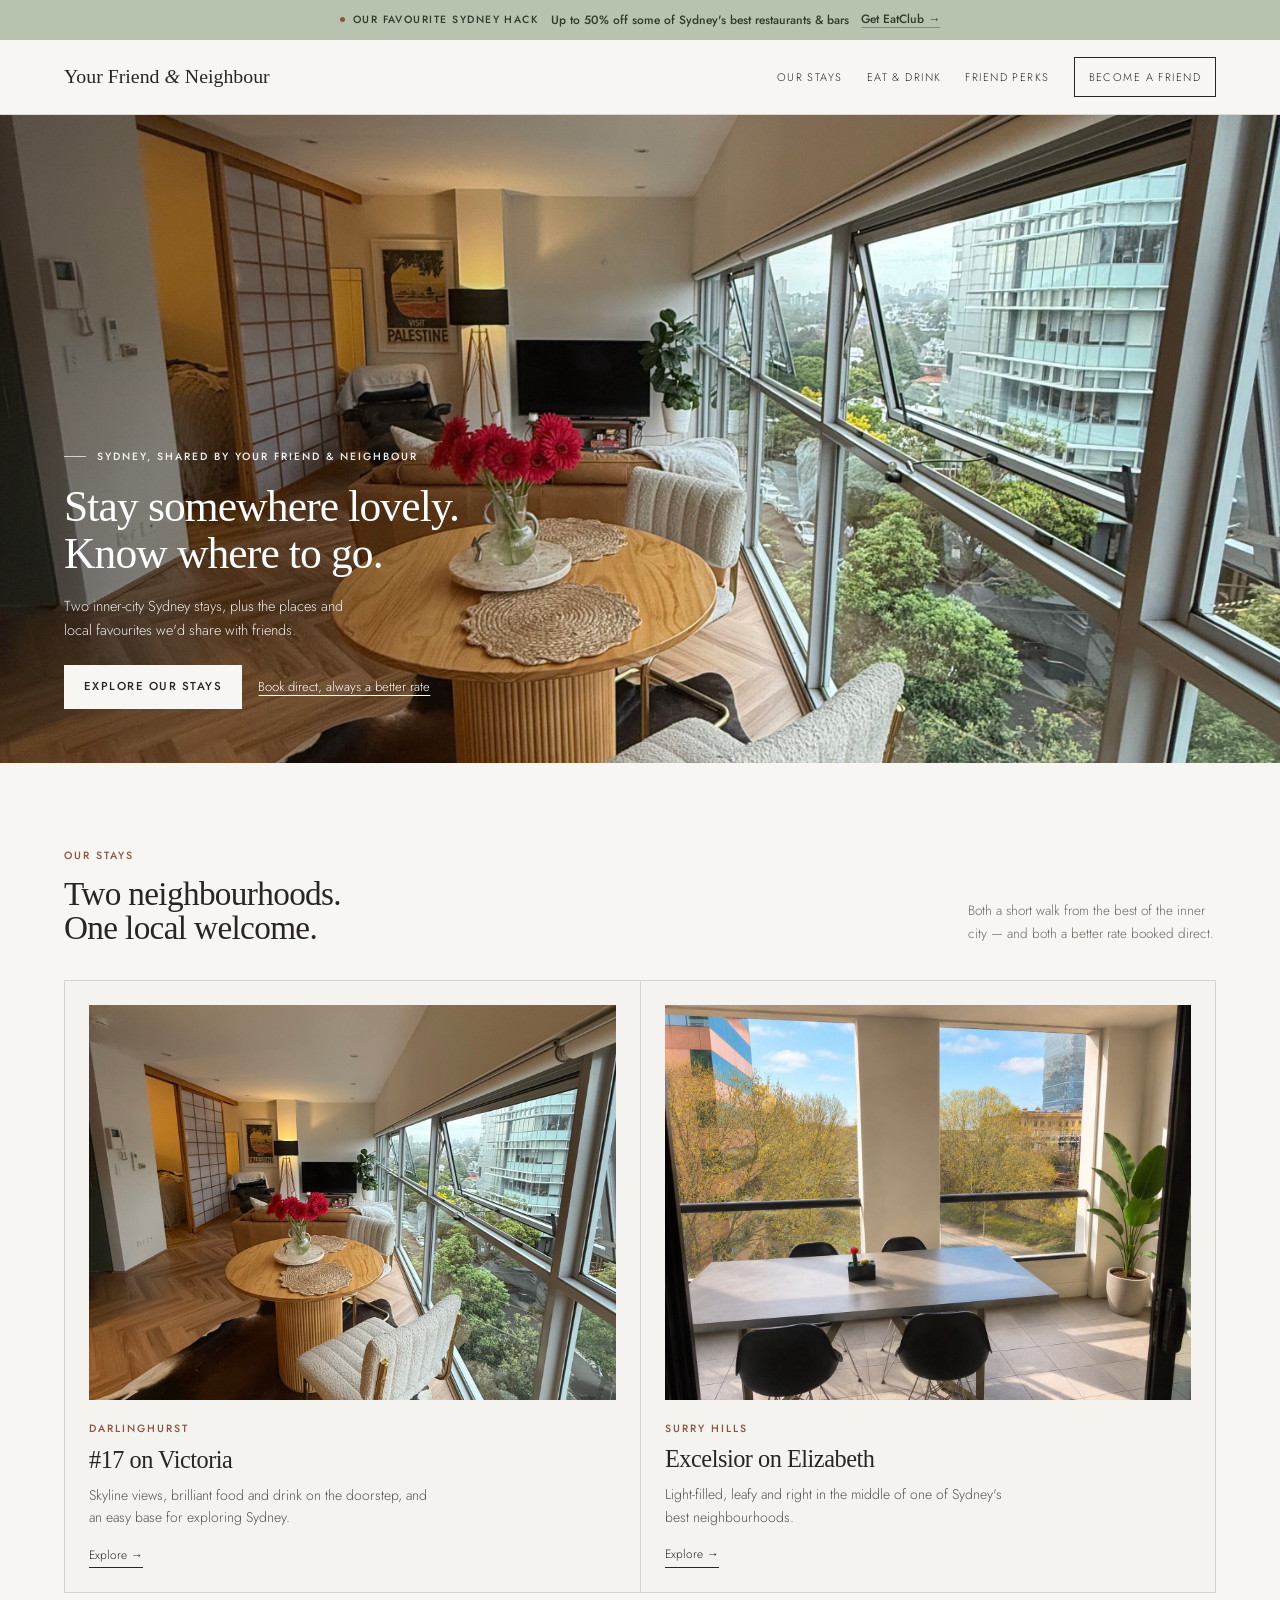
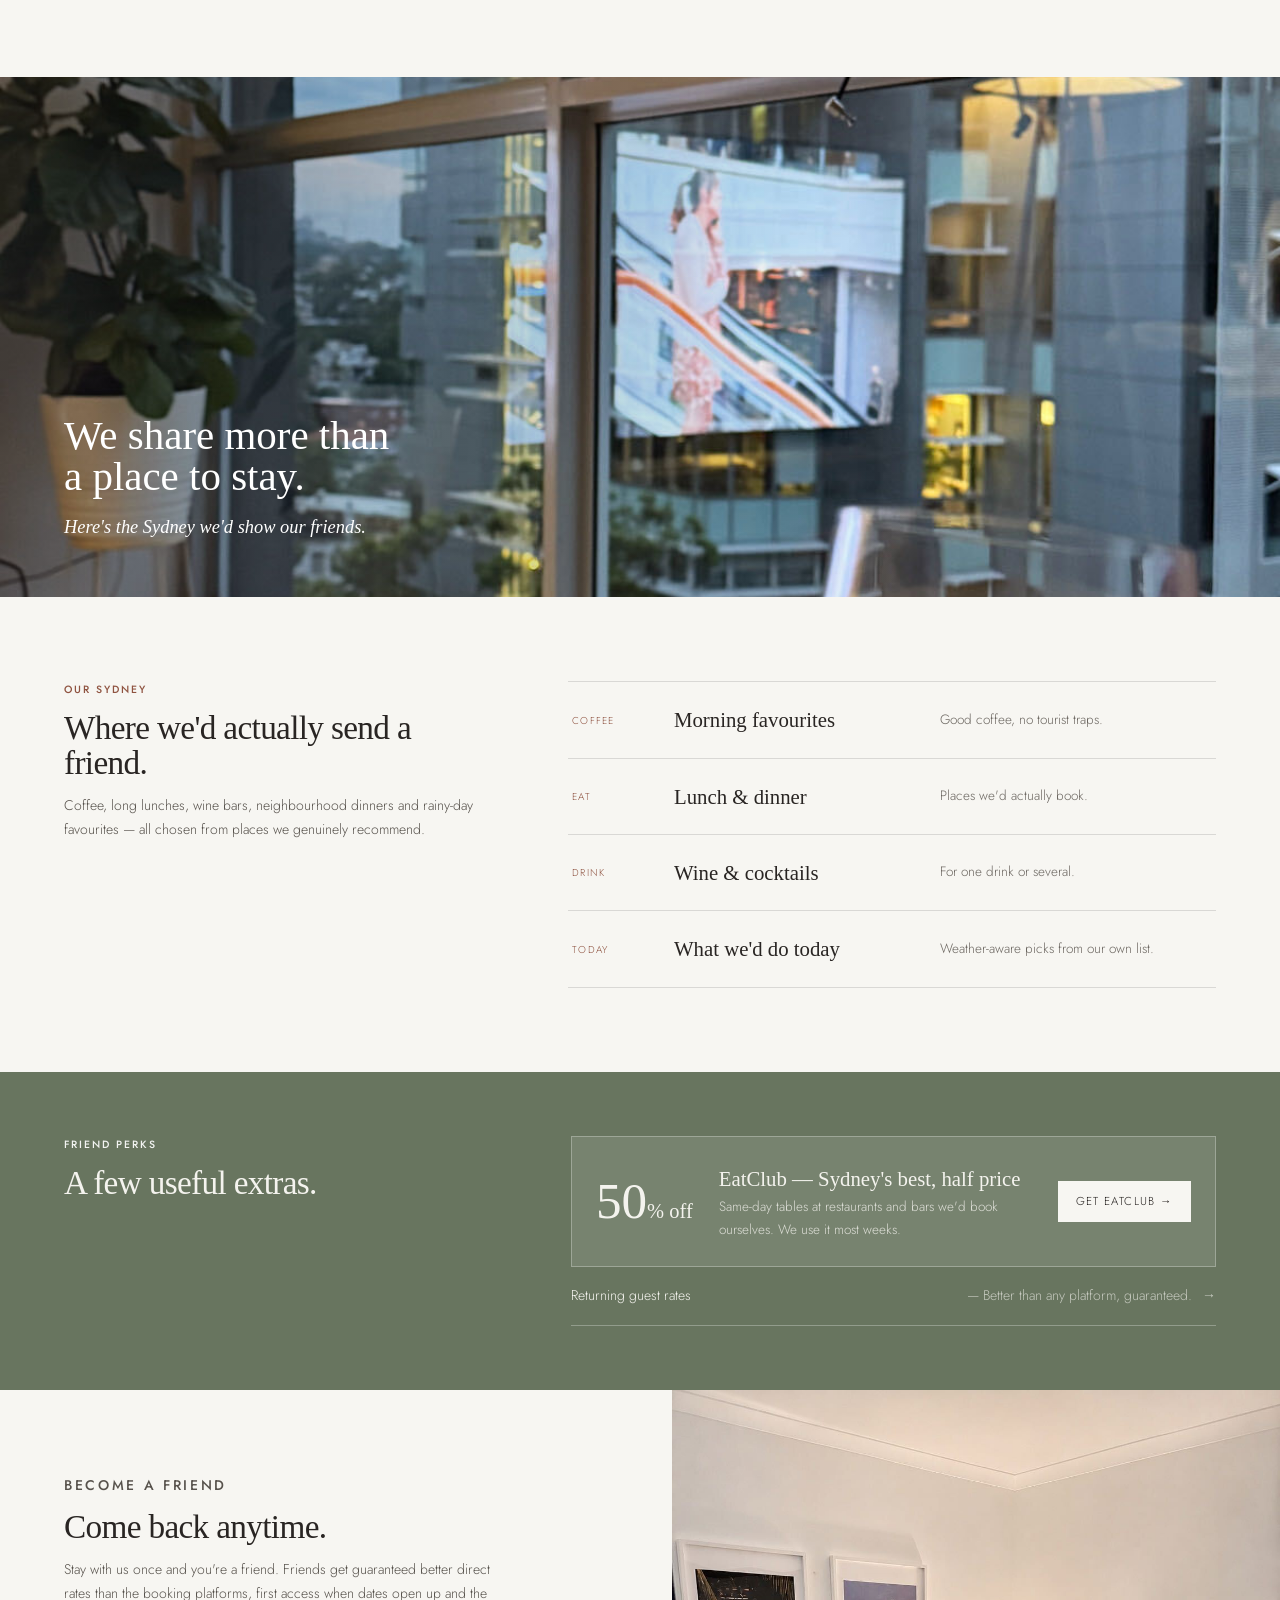
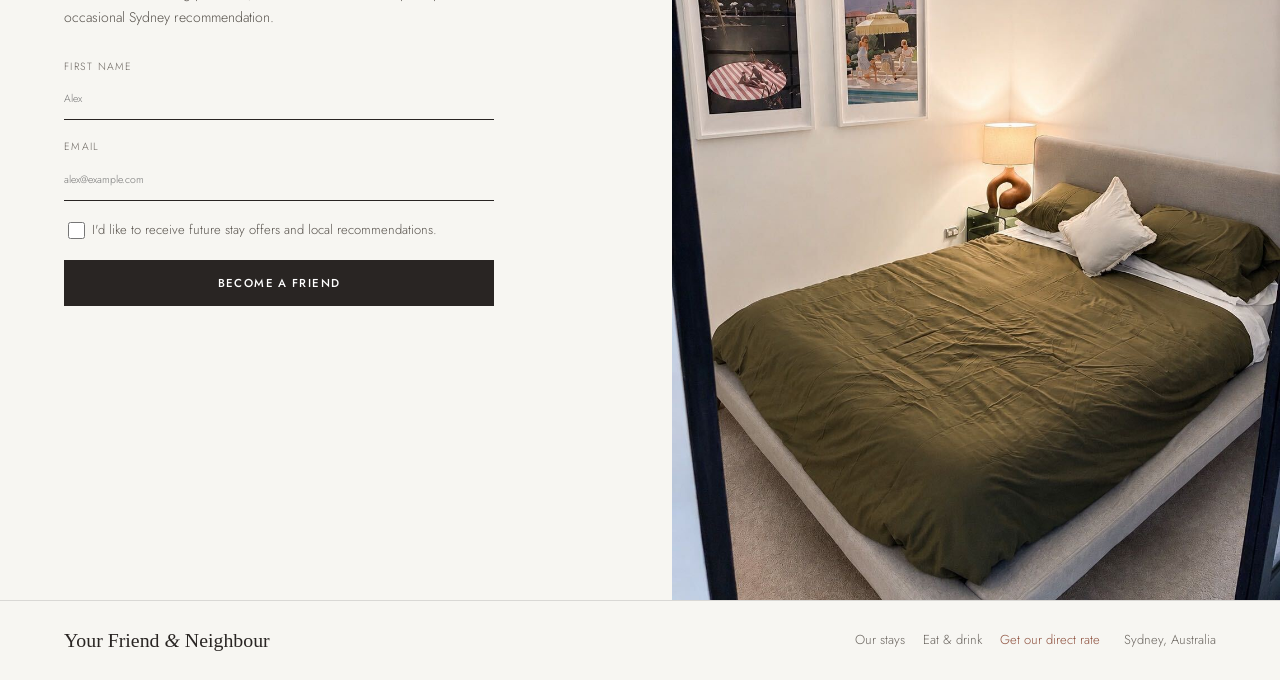
<file: index.html>
<!doctype html>
<html lang="en">
<head>
  <meta charset="utf-8">
  <meta name="viewport" content="width=device-width, initial-scale=1">
  <title>Your Friend & Neighbour</title>
  <meta name="description" content="Stay somewhere lovely. Know where to go. Sydney stays, local recommendations and guest perks.">
  <link rel="preconnect" href="https://fonts.googleapis.com">
  <link rel="preconnect" href="https://fonts.gstatic.com" crossorigin>
  <link href="https://fonts.googleapis.com/css2?family=Jost:wght@300;400;500&family=Junicode:ital,wght@0,400;0,600;1,400&display=swap" rel="stylesheet">
  <link rel="stylesheet" href="styles.css?v=4">
</head>
<body class="home-page">
  <a class="promo-bar" href="https://links.eatclub.com.au/VXpTUVMaY2b" target="_blank" rel="noopener noreferrer" aria-label="Get EatClub and save up to 50 percent at Sydney restaurants and bars">
    <span class="promo-kicker">OUR FAVOURITE SYDNEY HACK</span>
    <strong>Up to 50% off some of Sydney's best restaurants &amp; bars</strong>
    <span class="promo-link">Get EatClub →</span>
  </a>

  <header class="site-header">
    <a class="brand" href="index.html">Your Friend <span>&amp;</span> Neighbour</a>
    <nav aria-label="Primary navigation">
      <a href="#stays">Our stays</a>
      <a href="#eat-drink">Eat &amp; drink</a>
      <a href="#perks">Friend perks</a>
    </nav>
    <a class="nav-cta" href="#friend">Become a friend</a>
  </header>

  <main>
    <section class="hero home-hero" aria-label="Your Friend and Neighbour introduction">
      <img src="IMG_4740.jpg" alt="#17 on Victoria apartment in Darlinghurst" class="hero-image">
      <div class="hero-wash"></div>
      <div class="hero-content">
        <p class="eyebrow light"><span aria-hidden="true"></span>Sydney, shared by your friend &amp; neighbour</p>
        <h1>Stay somewhere lovely.<br>Know where to go.</h1>
        <p class="hero-copy">Two inner-city Sydney stays, plus the places and local favourites we'd share with friends.</p>
        <div class="hero-actions">
          <a class="hero-primary" href="#stays">Explore our stays</a>
          <a class="hero-secondary" href="#friend">Book direct, always a better rate</a>
        </div>
      </div>
    </section>

    <section id="stays" class="stays-section compact-section">
      <div class="stays-intro-row">
        <div class="section-intro stays-intro">
          <p class="eyebrow">Our stays</p>
          <h2>Two neighbourhoods.<br>One local welcome.</h2>
        </div>
        <p class="stays-support">Both a short walk from the best of the inner city — and both a better rate booked direct.</p>
      </div>

      <div class="stay-cards">
        <a href="darlinghurst.html" class="stay-card" aria-label="Explore #17 on Victoria">
          <span class="stay-card-image"><img src="IMG_4740.jpg" alt="#17 on Victoria in Darlinghurst"></span>
          <span class="stay-card-copy">
            <span class="eyebrow">Darlinghurst</span>
            <strong class="stay-title">#17 on Victoria</strong>
            <span class="stay-blurb">Skyline views, brilliant food and drink on the doorstep, and an easy base for exploring Sydney.</span>
            <span class="stay-explore">Explore →</span>
          </span>
        </a>
        <a href="surry-hills.html" class="stay-card" aria-label="Explore Excelsior on Elizabeth">
          <span class="stay-card-image surry-card-image"><img src="846462E8-7C38-439E-BA54-2A30A4B643D7.jpg" alt="Excelsior on Elizabeth in Surry Hills"></span>
          <span class="stay-card-copy">
            <span class="eyebrow">Surry Hills</span>
            <strong class="stay-title">Excelsior on Elizabeth</strong>
            <span class="stay-blurb">Light-filled, leafy and right in the middle of one of Sydney's best neighbourhoods.</span>
            <span class="stay-explore">Explore →</span>
          </span>
        </a>
      </div>
    </section>

    <section class="lifestyle-banner">
      <img src="C7841979-921F-47F2-8F45-4A4DB99D5DA3.jpg" alt="A glass of wine by the Darlinghurst apartment window overlooking Sydney">
      <div class="lifestyle-copy">
        <p>We share more than<br>a place to stay.</p>
        <em>Here's the Sydney we'd show our friends.</em>
      </div>
    </section>

    <section id="eat-drink" class="recommend-section compact-section">
      <div class="today-block">
        <p class="eyebrow">Our Sydney</p>
        <h2>Where we'd actually send a friend.</h2>
        <p>Coffee, long lunches, wine bars, neighbourhood dinners and rainy-day favourites — all chosen from places we genuinely recommend.</p>
      </div>
      <div class="recommend-list">
        <a href="#"><span>Coffee</span><strong>Morning favourites</strong><small>Good coffee, no tourist traps.</small></a>
        <a href="#"><span>Eat</span><strong>Lunch &amp; dinner</strong><small>Places we'd actually book.</small></a>
        <a href="#"><span>Drink</span><strong>Wine &amp; cocktails</strong><small>For one drink or several.</small></a>
        <a href="#"><span>Today</span><strong>What we'd do today</strong><small>Weather-aware picks from our own list.</small></a>
      </div>
    </section>

    <section id="perks" class="perks-strip">
      <div>
        <p class="eyebrow light">Friend perks</p>
        <h2>A few useful extras.</h2>
      </div>
      <div class="perk-actions">
        <a class="perk-feature" href="https://links.eatclub.com.au/VXpTUVMaY2b" target="_blank" rel="noopener noreferrer">
          <span class="perk-figure">50<span>% off</span></span>
          <span class="perk-body"><strong>EatClub — Sydney's best, half price</strong><span>Same-day tables at restaurants and bars we'd book ourselves. We use it most weeks.</span></span>
          <span class="perk-cta">Get EatClub →</span>
        </a>
        <a href="#friend">Returning guest rates <span>— Better than any platform, guaranteed.</span><span aria-hidden="true">→</span></a>
      </div>
    </section>

    <section id="friend" class="friend-section">
      <div class="friend-form-wrap">
        <div class="friend-copy">
          <p class="eyebrow">Become a friend</p>
          <h2>Come back anytime.</h2>
          <p>Stay with us once and you're a friend. Friends get guaranteed better direct rates than the booking platforms, first access when dates open up and the occasional Sydney recommendation.</p>
        </div>
        <form class="friend-form">
          <label>First name<input type="text" placeholder="Alex"></label>
          <label>Email<input type="email" placeholder="alex@example.com"></label>
          <label class="checkbox"><input type="checkbox"> <span>I'd like to receive future stay offers and local recommendations.</span></label>
          <button type="button">Become a Friend</button>
        </form>
      </div>
      <div class="friend-image"><img src="DA6BAB6C-210C-411A-82E0-B5D8D0B100B7.jpg" alt="Sydney apartment detail"></div>
    </section>
  </main>

  <footer>
    <div class="footer-brand">Your Friend <span>&amp;</span> Neighbour</div>
    <div class="footer-links">
      <a href="#stays">Our stays</a>
      <a href="#eat-drink">Eat &amp; drink</a>
      <a href="#friend" class="reopen-popover">Get our direct rate</a>
    </div>
    <p>Sydney, Australia</p>
  </footer>

  <aside class="friend-popover" id="friend-popover" aria-label="Returning guest offer" aria-live="polite">
    <button class="popover-close" type="button" aria-label="Close">×</button>
    <p class="eyebrow">Stay with a friend next time</p>
    <h3>Get our better direct rate.</h3>
    <div class="popover-promises">
      <p><span>—</span> Book direct next time and pay less than the platforms — guaranteed.</p>
      <p><span>—</span> First word when dates open up in either apartment.</p>
      <p><span>—</span> The occasional Sydney recommendation, never a newsletter.</p>
    </div>
    <form class="popover-form">
      <input type="text" placeholder="First name" aria-label="First name">
      <input type="email" placeholder="Email address" aria-label="Email address">
      <label class="checkbox"><input type="checkbox"> <span>I'd like to receive future stay offers and local recommendations.</span></label>
      <button type="button">Send me the link</button>
    </form>
  </aside>

  <script>
    const popover = document.getElementById('friend-popover');
    const closeButton = popover.querySelector('.popover-close');
    const dismissed = sessionStorage.getItem('friendPopoverDismissed');
    if (!dismissed) window.setTimeout(() => popover.classList.add('show'), 5000);
    closeButton.addEventListener('click', () => {
      popover.classList.remove('show');
      sessionStorage.setItem('friendPopoverDismissed', '1');
    });
    document.querySelectorAll('.reopen-popover').forEach(link => link.addEventListener('click', event => {
      event.preventDefault();
      sessionStorage.removeItem('friendPopoverDismissed');
      popover.classList.add('show');
    }));
  </script>
</body>
</html>
</file>
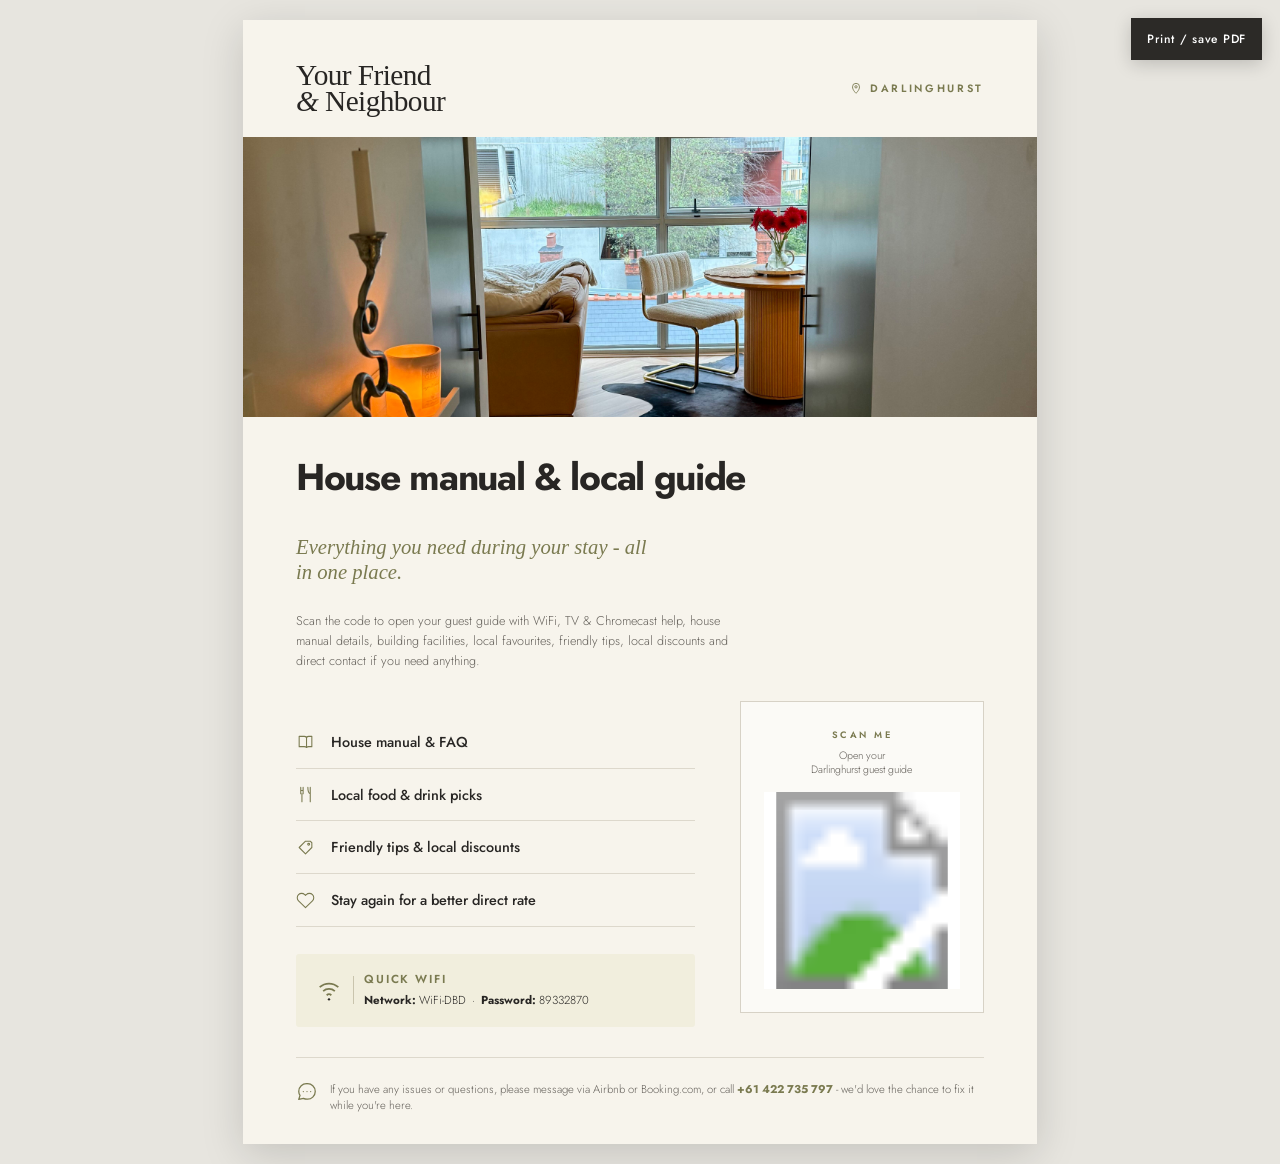
<file: darlinghurst-house-manual-flyer.html>
<!doctype html>
<html lang="en">
<head>
  <meta charset="utf-8">
  <meta name="viewport" content="width=device-width,initial-scale=1">
  <title>Darlinghurst House Manual Flyer | Your Friend & Neighbour</title>
  <link rel="preconnect" href="https://fonts.googleapis.com">
  <link rel="preconnect" href="https://fonts.gstatic.com" crossorigin>
  <link href="https://fonts.googleapis.com/css2?family=Jost:wght@300;400;500;600;700&family=Junicode:ital,wght@0,400;1,400&display=swap" rel="stylesheet">
  <style>
    :root{--paper:#F7F4EC;--ink:#282624;--olive:#7A7A50;--muted:#65615B;--line:#DDD8CC;--card:#FBFAF6;}
    *{box-sizing:border-box}
    body{margin:0;background:#e7e5df;color:var(--ink);font-family:"Jost",Arial,sans-serif;font-weight:300}
    .print-btn{position:fixed;right:18px;top:18px;z-index:10;border:0;background:#2c2a27;color:white;padding:12px 16px;font:500 12px "Jost",sans-serif;letter-spacing:.06em;cursor:pointer;box-shadow:0 4px 18px rgba(0,0,0,.18)}
    .sheet{width:210mm;min-height:297mm;margin:20px auto;background:var(--paper);box-shadow:0 10px 40px rgba(0,0,0,.15);overflow:hidden}
    .topbar{height:31mm;padding:12mm 14mm 7mm;display:flex;align-items:center;justify-content:space-between}
    .brand{font-family:"Junicode",Georgia,serif;font-size:22pt;line-height:.9;font-weight:400;letter-spacing:-.02em}
    .brand span{font-style:italic}
    .location{display:flex;align-items:center;gap:7px;color:var(--olive);font-size:8pt;font-weight:600;letter-spacing:.25em;text-transform:uppercase;white-space:nowrap}
    .icon-pin{width:14px;height:14px;stroke:var(--olive);fill:none;stroke-width:1.5}
    .hero{height:74mm;overflow:hidden}
    .hero img{width:100%;height:100%;object-fit:cover;object-position:50% 50%;display:block}
    .content{padding:11mm 14mm 8mm}
    h1{margin:0;font-size:28pt;line-height:1.05;letter-spacing:-.035em;font-weight:700}
    .tagline{margin:10mm 0 7mm;font-family:"Junicode",Georgia,serif;font-style:italic;color:var(--olive);font-size:15.5pt;line-height:1.2;max-width:120mm}
    .lead{max-width:118mm;margin:0;color:var(--muted);font-size:9.5pt;line-height:1.55}
    .main-grid{display:grid;grid-template-columns:1.55fr .85fr;gap:12mm;margin-top:8mm;align-items:start}
    .feature-list{margin-top:4mm}
    .feature-row{display:grid;grid-template-columns:24px 1fr;align-items:center;gap:11px;min-height:14mm;border-bottom:1px solid var(--line);font-size:10.8pt;font-weight:500}
    .feature-row svg{width:19px;height:19px;stroke:var(--olive);fill:none;stroke-width:1.35;stroke-linecap:round;stroke-linejoin:round}
    .wifi-box{margin-top:7mm;border-radius:3px;background:#F1EEDD;padding:4.5mm 5mm;display:grid;grid-template-columns:28px 1px 1fr;gap:10px;align-items:center}
    .wifi-box svg{width:28px;height:28px;stroke:var(--olive);fill:none;stroke-width:1.5}
    .wifi-divider{height:28px;background:#C9C4AD}
    .wifi-title{font-size:8.7pt;letter-spacing:.16em;text-transform:uppercase;color:var(--olive);font-weight:600;margin-bottom:1.5mm}
    .wifi-line{font-size:8.7pt;line-height:1.5;color:var(--ink)}
    .wifi-line b{font-weight:700}
    .qr-card{background:#FBFAF6;border:1px solid #D7D2C6;padding:7mm 6mm 6mm;text-align:center;min-height:80mm;display:flex;flex-direction:column;align-items:center}
    .qr-kicker{font-size:7pt;color:var(--olive);font-weight:600;letter-spacing:.26em;text-transform:uppercase;margin-bottom:2mm}
    .qr-sub{font-size:8pt;line-height:1.35;color:var(--muted);margin-bottom:4mm}
    .qr-card img{width:52mm;height:52mm;display:block}
    .footer{margin-top:8mm;border-top:1px solid var(--line);padding-top:6mm;display:grid;grid-template-columns:24px 1fr;gap:10px;align-items:start;color:var(--muted);font-size:8.5pt;line-height:1.45}
    .footer svg{width:22px;height:22px;stroke:var(--olive);fill:none;stroke-width:1.4;stroke-linecap:round;stroke-linejoin:round}
    .footer b{color:var(--olive);font-weight:700}
    @page{size:A4;margin:0}
    @media print{body{background:white}.sheet{margin:0;box-shadow:none;width:210mm;height:297mm}.print-btn{display:none}}
    @media(max-width:860px){.sheet{width:100%;min-height:auto;margin:0}.print-btn{right:10px;top:10px}.main-grid{grid-template-columns:1fr}.qr-card{max-width:90mm}.topbar,.content{padding-left:7vw;padding-right:7vw}}
  </style>
</head>
<body>
  <button class="print-btn" onclick="window.print()">Print / save PDF</button>
  <main class="sheet">
    <header class="topbar">
      <div class="brand">Your Friend<br><span>&amp;</span> Neighbour</div>
      <div class="location">
        <svg class="icon-pin" viewBox="0 0 24 24" aria-hidden="true"><path d="M12 21s6-5.4 6-11a6 6 0 1 0-12 0c0 5.6 6 11 6 11Z"/><circle cx="12" cy="10" r="2"/></svg>
        Darlinghurst
      </div>
    </header>

    <section class="hero">
      <img src="IMG_4747.jpg" alt="#17 on Victoria in Darlinghurst">
    </section>

    <section class="content">
      <h1>House manual &amp; local guide</h1>
      <p class="tagline">Everything you need during your stay - all<br>in one place.</p>
      <p class="lead">Scan the code to open your guest guide with WiFi, TV &amp; Chromecast help, house manual details, building facilities, local favourites, friendly tips, local discounts and direct contact if you need anything.</p>

      <div class="main-grid">
        <div>
          <div class="feature-list">
            <div class="feature-row">
              <svg viewBox="0 0 24 24"><path d="M4 5.5h6.5c1.2 0 2.2.5 2.8 1.2.6-.7 1.6-1.2 2.8-1.2H20v13h-3.9c-1.2 0-2.2.4-2.8 1.1-.6-.7-1.6-1.1-2.8-1.1H4Z"/><path d="M13.3 6.7v12.9"/></svg>
              <span>House manual &amp; FAQ</span>
            </div>
            <div class="feature-row">
              <svg viewBox="0 0 24 24"><path d="M6 3v8M9 3v8M6 7h3M7.5 11v10M15 3c0 4 0 7 3 8v10M18 3v8"/></svg>
              <span>Local food &amp; drink picks</span>
            </div>
            <div class="feature-row">
              <svg viewBox="0 0 24 24"><path d="m4 12 8-8h6l2 2v6l-8 8-8-8Z"/><circle cx="16" cy="8" r="1.2"/></svg>
              <span>Friendly tips &amp; local discounts</span>
            </div>
            <div class="feature-row">
              <svg viewBox="0 0 24 24"><path d="M20.8 4.6a5.5 5.5 0 0 0-7.8 0L12 5.6l-1-1a5.5 5.5 0 0 0-7.8 7.8l1 1L12 21l7.8-7.6 1-1a5.5 5.5 0 0 0 0-7.8Z"/></svg>
              <span>Stay again for a better direct rate</span>
            </div>
          </div>

          <div class="wifi-box">
            <svg viewBox="0 0 24 24"><path d="M4 9.5a12 12 0 0 1 16 0M7 13a7.5 7.5 0 0 1 10 0M10 16.5a3 3 0 0 1 4 0"/><circle cx="12" cy="20" r="1" fill="currentColor" stroke="none"/></svg>
            <div class="wifi-divider"></div>
            <div>
              <div class="wifi-title">Quick WiFi</div>
              <div class="wifi-line"><b>Network:</b> WiFi-DBD &nbsp;·&nbsp; <b>Password:</b> 89332870</div>
            </div>
          </div>
        </div>

        <aside class="qr-card">
          <div class="qr-kicker">Scan me</div>
          <div class="qr-sub">Open your<br>Darlinghurst guest guide</div>
          <img src="darlinghurst-guest-guide-qr.svg" alt="QR code to the Darlinghurst guest guide">
        </aside>
      </div>

      <footer class="footer">
        <svg viewBox="0 0 24 24"><path d="M21 11.4a8.4 8.4 0 0 1-9 8.4 9.4 9.4 0 0 1-3.9-.9L3 20l1.4-4.3A8.1 8.1 0 0 1 3 11.4a8.4 8.4 0 0 1 9-8.4 8.4 8.4 0 0 1 9 8.4Z"/><path d="M8 11.5h.01M12 11.5h.01M16 11.5h.01"/></svg>
        <div>If you have any issues or questions, please message via Airbnb or Booking.com, or call <b>+61 422 735 797</b> - we'd love the chance to fix it while you're here.</div>
      </footer>
    </section>
  </main>
</body>
</html>
</file>
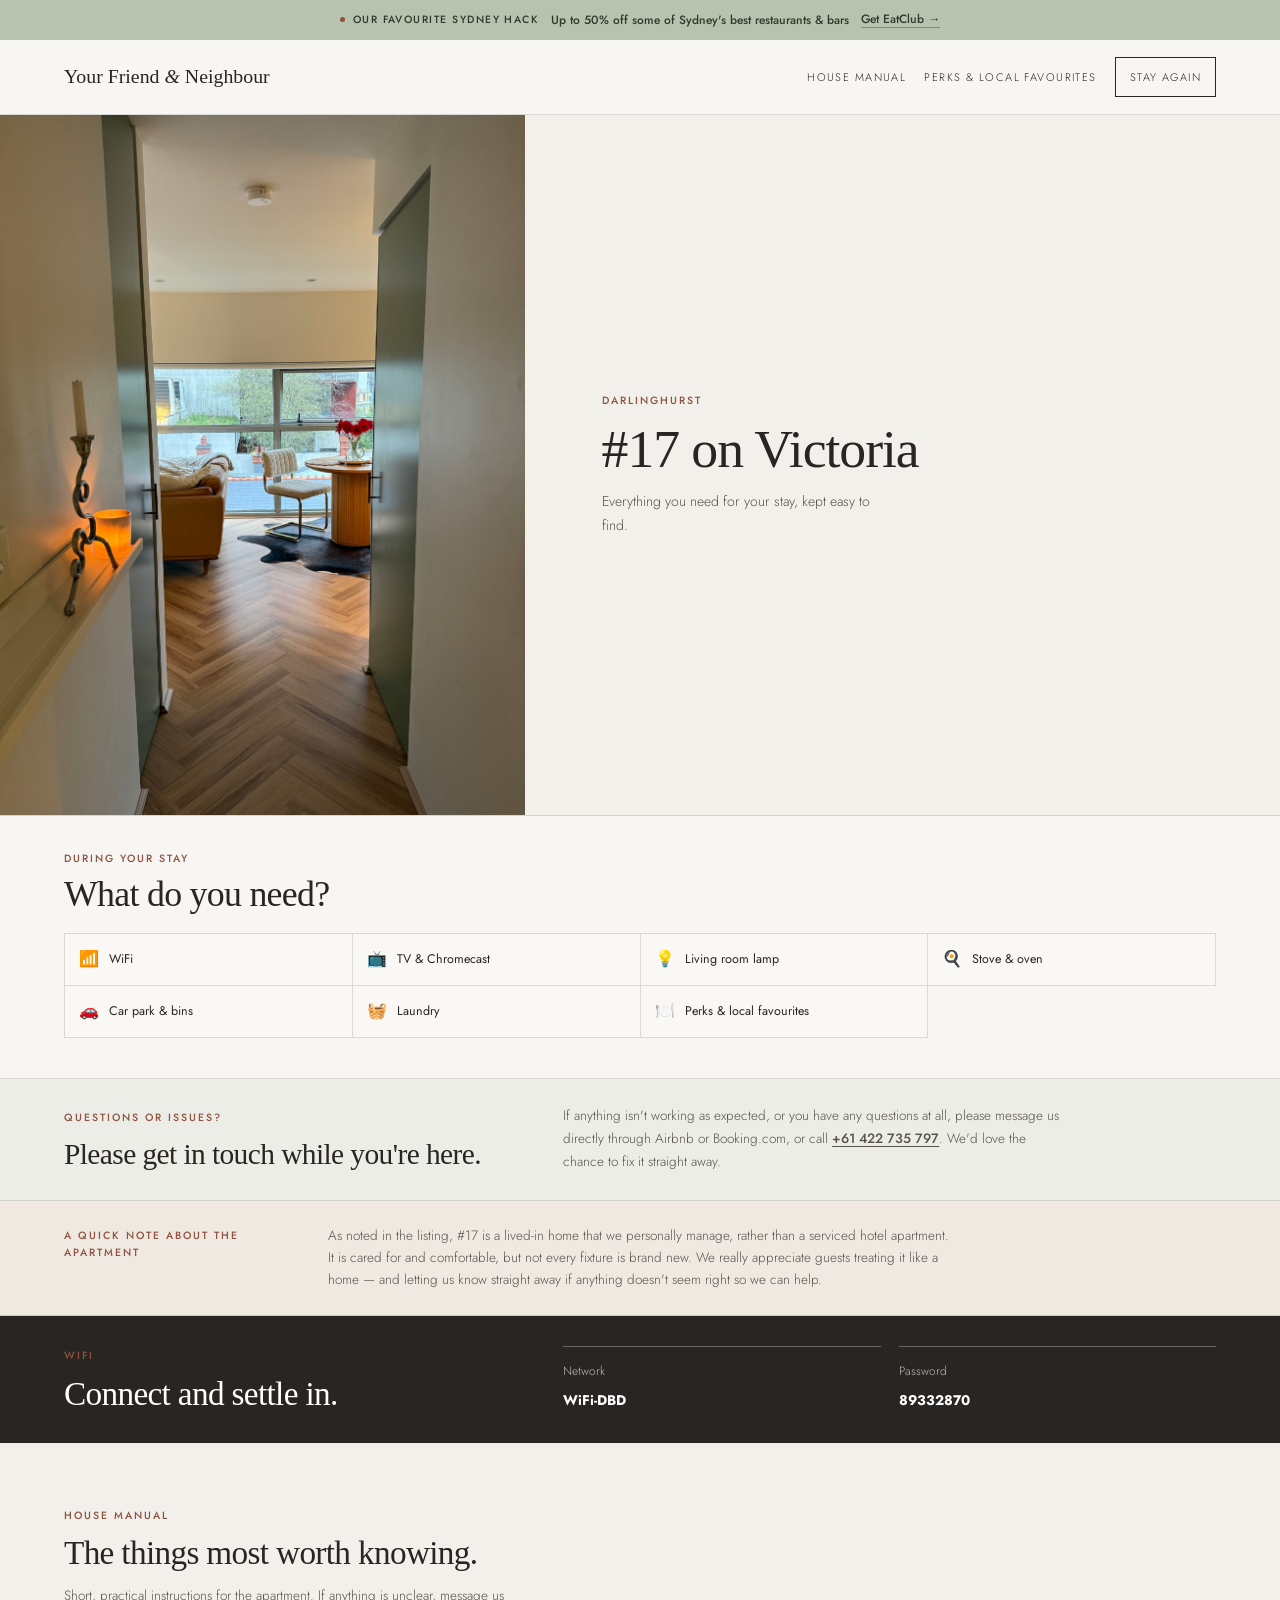
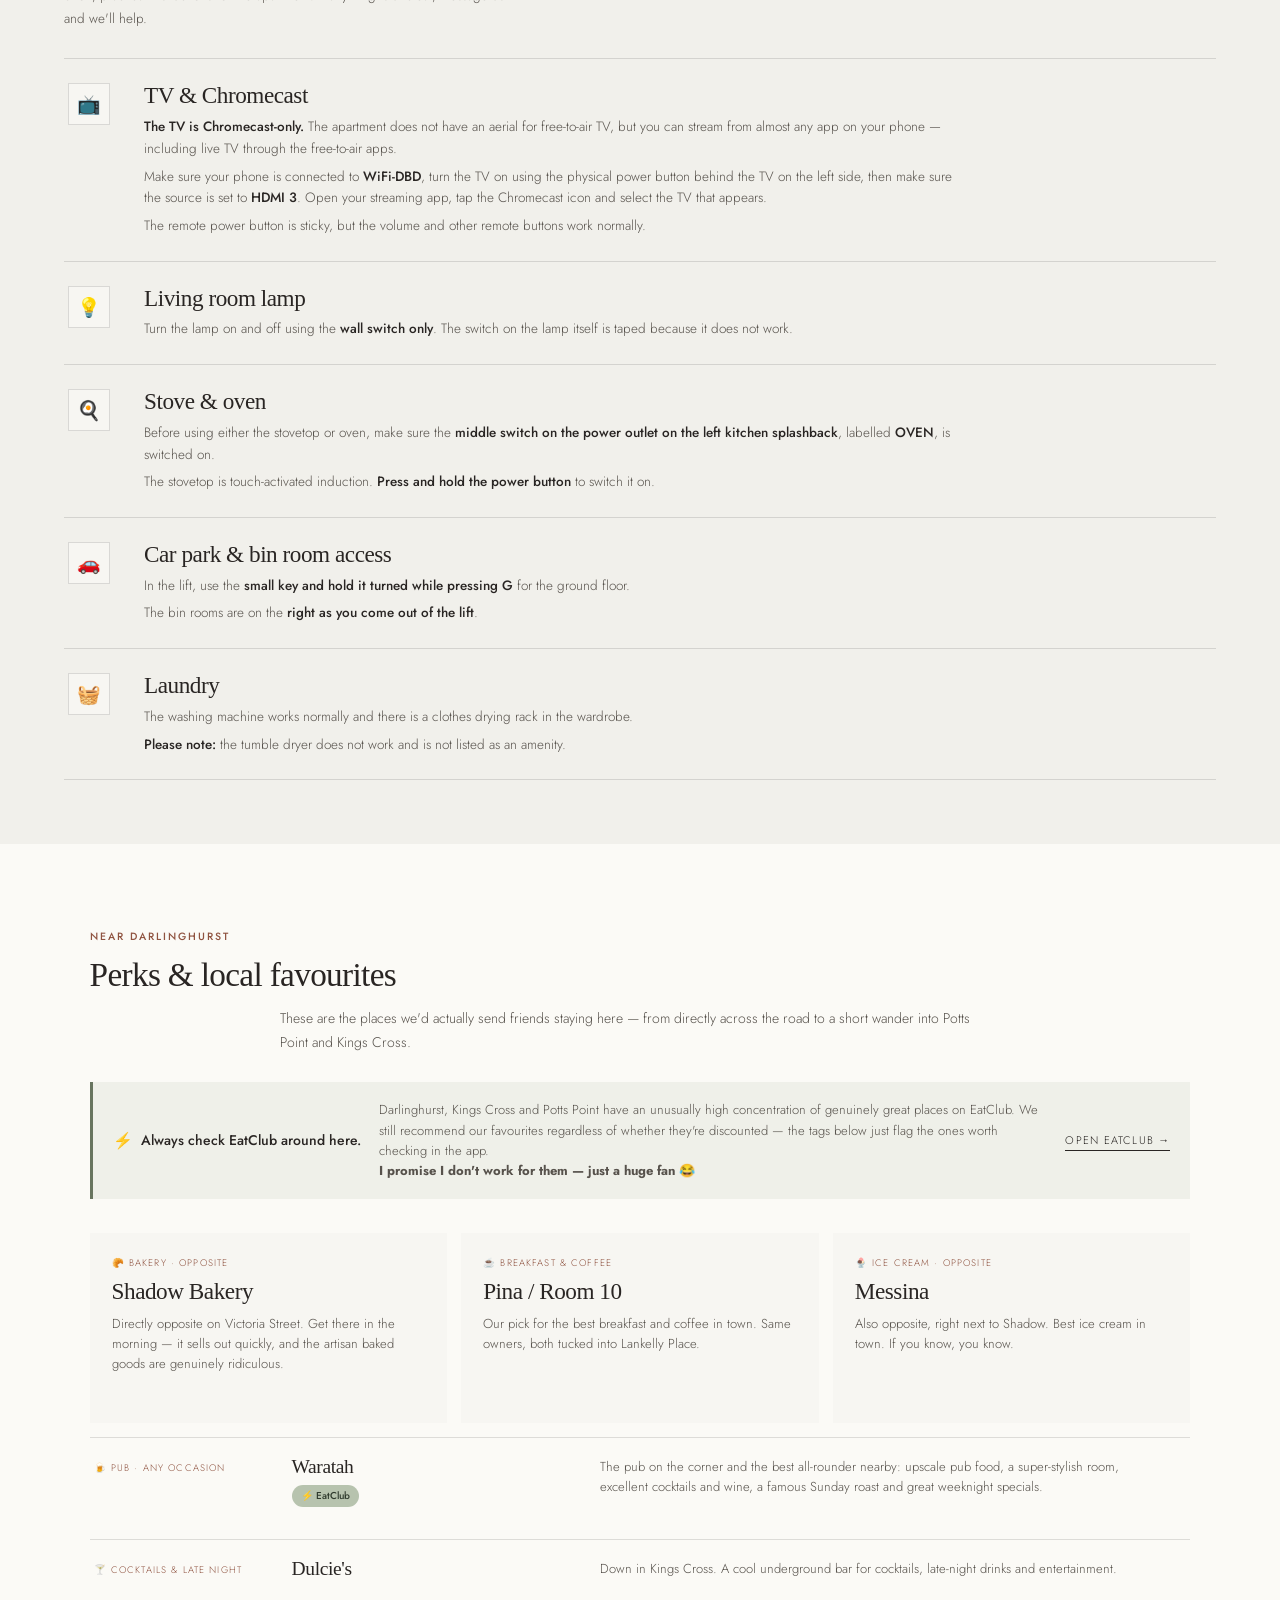
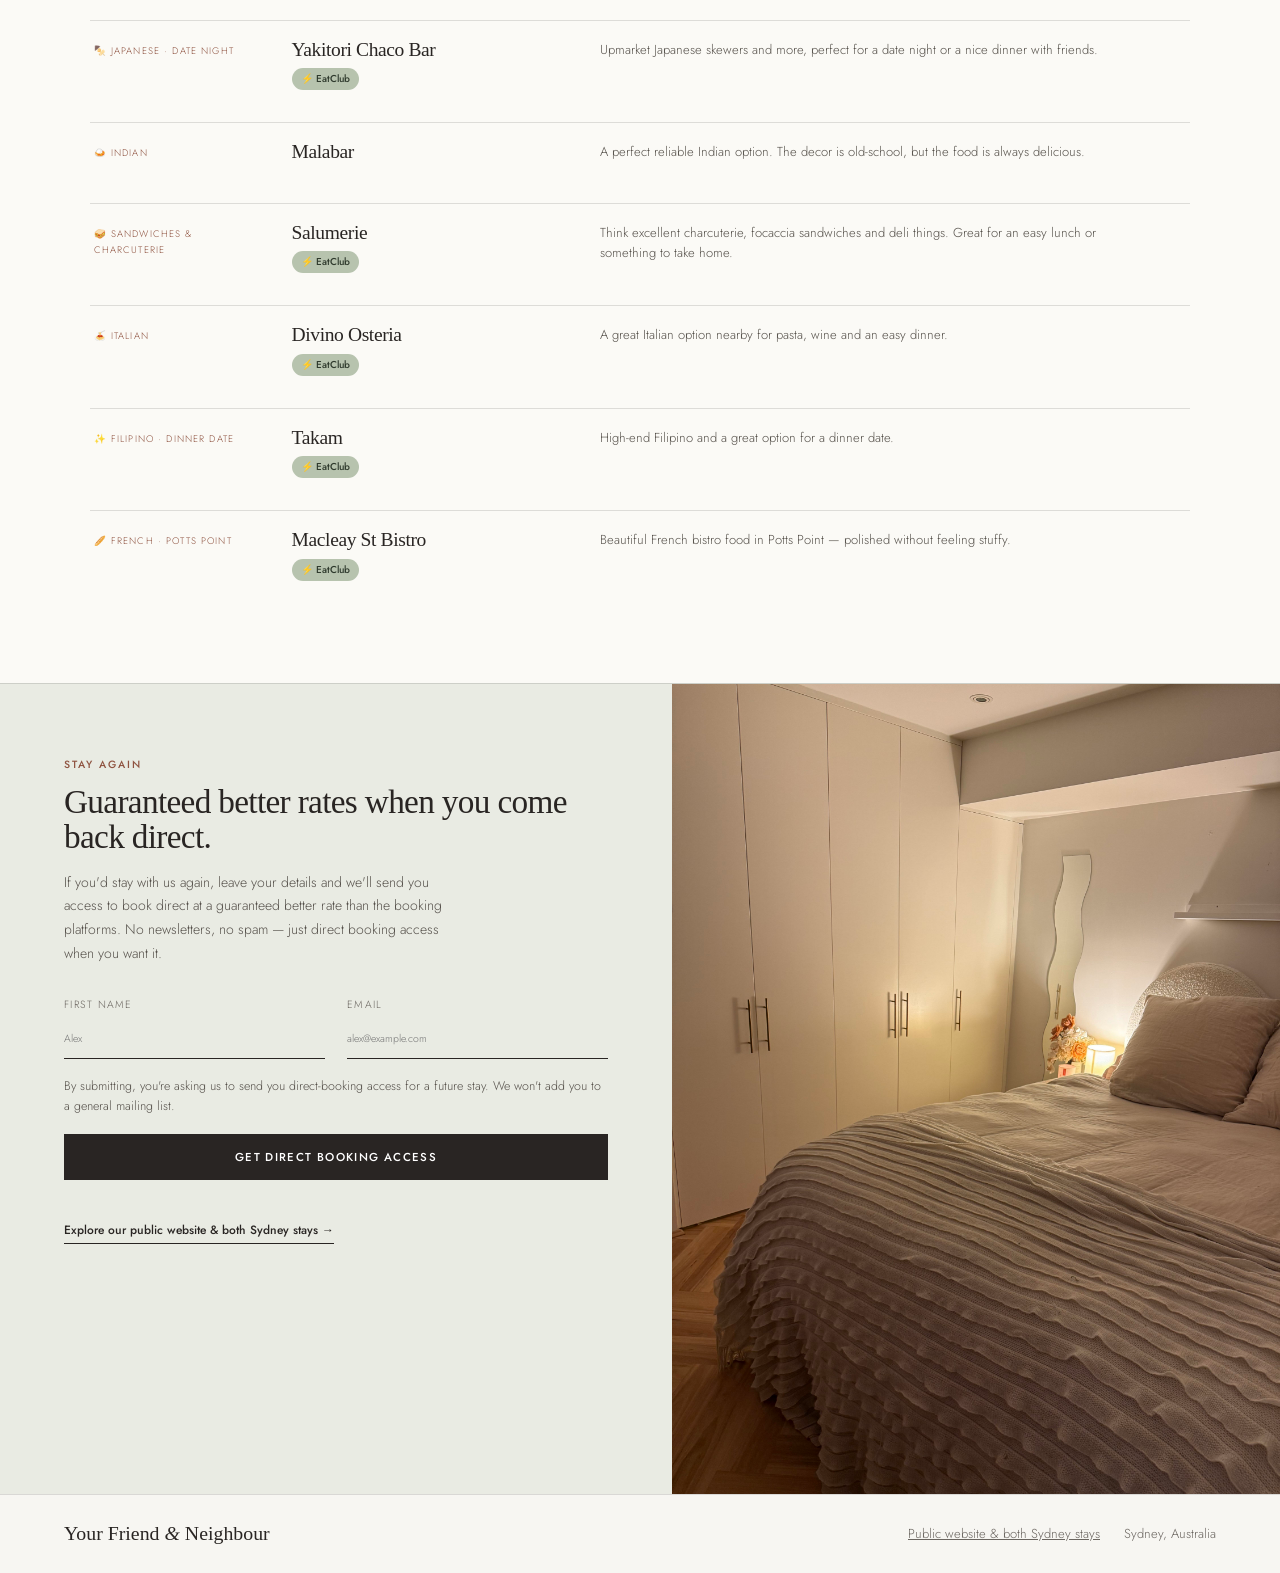
<file: darlinghurst.html>
<!doctype html>
<html lang="en">
<head>
  <meta charset="utf-8">
  <meta name="viewport" content="width=device-width, initial-scale=1">
  <title>#17 on Victoria | Your Friend &amp; Neighbour</title>
  <link rel="preconnect" href="https://fonts.googleapis.com">
  <link rel="preconnect" href="https://fonts.gstatic.com" crossorigin>
  <link href="https://fonts.googleapis.com/css2?family=Jost:wght@300;400;500&family=Junicode:ital,wght@0,400;0,600;1,400&display=swap" rel="stylesheet">
  <link rel="stylesheet" href="styles.css">
  <link rel="stylesheet" href="overrides.css?v=guest10">
  <style>
    #essentials, #guide, #stay-again { scroll-margin-top: 120px; }
    .guest-stay-again{padding:0;background:rgba(183,195,174,.22);border-top:1px solid var(--line);display:grid;grid-template-columns:1.05fr .95fr;align-items:stretch}
    .guest-stay-again-panel{padding:72px 5vw}.guest-stay-again-copy{max-width:560px}.guest-stay-again-copy h2{margin-bottom:16px}.guest-stay-again-copy p:not(.eyebrow){margin:0;color:var(--body);font-size:14px;line-height:1.7;max-width:48ch}
    .guest-stay-again-form{display:grid;grid-template-columns:1fr 1fr;gap:18px 22px;max-width:620px;margin-top:30px}.guest-stay-again-form label{display:grid;gap:5px;font-size:10.5px;letter-spacing:.12em;text-transform:uppercase;color:var(--muted)}
    .guest-stay-again-form input[type=text],.guest-stay-again-form input[type=email]{width:100%;border:0;border-bottom:1px solid var(--ink);background:transparent;padding:11px 0;font:inherit;outline:none}.guest-stay-again-form .stay-again-note{grid-column:1/-1;margin:0;color:var(--body);font-size:12.5px;line-height:1.55}
    .guest-stay-again-form button{grid-column:1/-1;min-height:46px;padding:13px 22px;border:0;background:var(--ink);color:#fff;text-transform:uppercase;letter-spacing:.12em;font:500 11.5px "Jost",sans-serif;cursor:pointer}.guest-stay-again-form button:hover{background:#3E4A38}.guest-stay-again-form button:disabled{opacity:.72;cursor:default}
    .guest-stay-again-image{min-height:430px;overflow:hidden}.guest-stay-again-image img{width:100%;height:100%;object-fit:cover;object-position:50% 50%;display:block}.guest-public-site-link{display:inline-block;margin-top:22px;font-size:12px;font-weight:500;text-decoration:none;border-bottom:1px solid currentColor;padding-bottom:2px}
    @media(max-width:760px){.guest-stay-again{grid-template-columns:1fr}.guest-stay-again-panel{padding:52px 4vw}.guest-stay-again-image{min-height:280px}.guest-stay-again-form{grid-template-columns:1fr}.guest-stay-again-form .stay-again-note,.guest-stay-again-form button{grid-column:1}}
  </style>
</head>
<body class="guest-page darlinghurst-guest-page">
  <a class="promo-bar" href="https://links.eatclub.com.au/VXpTUVMaY2b" target="_blank" rel="noopener noreferrer"><span class="promo-kicker">OUR FAVOURITE SYDNEY HACK</span><strong>Up to 50% off some of Sydney's best restaurants &amp; bars</strong><span class="promo-link">Get EatClub →</span></a>
  <header class="site-header guest-header"><a class="brand" href="index.html">Your Friend <span>&amp;</span> Neighbour</a><nav aria-label="Guest navigation"><a href="#essentials">House manual</a><a href="#guide">Perks &amp; local favourites</a><a class="nav-cta" href="#stay-again">Stay again</a></nav></header>
  <main>
    <section class="guest-split-hero" aria-label="#17 on Victoria guest guide"><div class="guest-split-image"><img src="IMG_4747.jpg" alt="#17 on Victoria apartment in Darlinghurst"></div><div class="guest-split-copy"><p class="eyebrow">Darlinghurst</p><h1>#17 on Victoria</h1><p>Everything you need for your stay, kept easy to find.</p></div></section>
    <section class="guest-quick-section" aria-labelledby="guest-help-heading"><div class="guest-quick-heading"><div><p class="eyebrow">During your stay</p><h2 id="guest-help-heading">What do you need?</h2></div></div><nav class="guest-quick-list" aria-label="Quick guest help"><a href="#wifi"><span aria-hidden="true">📶</span><strong>WiFi</strong></a><a href="#tv"><span aria-hidden="true">📺</span><strong>TV &amp; Chromecast</strong></a><a href="#lamp"><span aria-hidden="true">💡</span><strong>Living room lamp</strong></a><a href="#kitchen"><span aria-hidden="true">🍳</span><strong>Stove &amp; oven</strong></a><a href="#building-access"><span aria-hidden="true">🚗</span><strong>Car park &amp; bins</strong></a><a href="#laundry"><span aria-hidden="true">🧺</span><strong>Laundry</strong></a><a href="#guide"><span aria-hidden="true">🍽️</span><strong>Perks &amp; local favourites</strong></a></nav></section>
    <section class="guest-contact-strip" aria-label="Contact your host"><div><p class="eyebrow">Questions or issues?</p><h2>Please get in touch while you're here.</h2></div><p>If anything isn't working as expected, or you have any questions at all, please message us directly through Airbnb or Booking.com, or call <a href="tel:+61422735797">+61 422 735 797</a>. We'd love the chance to fix it straight away.</p></section>
    <section class="guest-context-note" aria-label="About the apartment"><div><p class="eyebrow">A quick note about the apartment</p><p>As noted in the listing, #17 is a lived-in home that we personally manage, rather than a serviced hotel apartment. It is cared for and comfortable, but not every fixture is brand new. We really appreciate guests treating it like a home — and letting us know straight away if anything doesn't seem right so we can help.</p></div></section>
    <section id="wifi" class="wifi-card guest-wifi-card guest-wifi-card-compact"><div><p class="eyebrow">WiFi</p><h2>Connect and settle in.</h2></div><div class="wifi-details"><p><span>Network</span><strong>WiFi-DBD</strong></p><p><span>Password</span><strong>89332870</strong></p></div></section>
    <section id="essentials" class="section guest-essential-section"><div class="section-intro narrow guest-essential-intro"><p class="eyebrow">House manual</p><h2>The things most worth knowing.</h2><p>Short, practical instructions for the apartment. If anything is unclear, message us and we'll help.</p></div><div class="guest-manual-list">
      <article id="tv" class="guest-manual-row"><div class="guest-manual-icon" aria-hidden="true">📺</div><div class="guest-manual-copy"><h3>TV &amp; Chromecast</h3><p><strong>The TV is Chromecast-only.</strong> The apartment does not have an aerial for free-to-air TV, but you can stream from almost any app on your phone — including live TV through the free-to-air apps.</p><p>Make sure your phone is connected to <strong>WiFi-DBD</strong>, turn the TV on using the physical power button behind the TV on the left side, then make sure the source is set to <strong>HDMI 3</strong>. Open your streaming app, tap the Chromecast icon and select the TV that appears.</p><p>The remote power button is sticky, but the volume and other remote buttons work normally.</p></div></article>
      <article id="lamp" class="guest-manual-row"><div class="guest-manual-icon" aria-hidden="true">💡</div><div class="guest-manual-copy"><h3>Living room lamp</h3><p>Turn the lamp on and off using the <strong>wall switch only</strong>. The switch on the lamp itself is taped because it does not work.</p></div></article>
      <article id="kitchen" class="guest-manual-row"><div class="guest-manual-icon" aria-hidden="true">🍳</div><div class="guest-manual-copy"><h3>Stove &amp; oven</h3><p>Before using either the stovetop or oven, make sure the <strong>middle switch on the power outlet on the left kitchen splashback</strong>, labelled <strong>OVEN</strong>, is switched on.</p><p>The stovetop is touch-activated induction. <strong>Press and hold the power button</strong> to switch it on.</p></div></article>
      <article id="building-access" class="guest-manual-row"><div class="guest-manual-icon" aria-hidden="true">🚗</div><div class="guest-manual-copy"><h3>Car park &amp; bin room access</h3><p>In the lift, use the <strong>small key and hold it turned while pressing G</strong> for the ground floor.</p><p>The bin rooms are on the <strong>right as you come out of the lift</strong>.</p></div></article>
      <article id="laundry" class="guest-manual-row"><div class="guest-manual-icon" aria-hidden="true">🧺</div><div class="guest-manual-copy"><h3>Laundry</h3><p>The washing machine works normally and there is a clothes drying rack in the wardrobe.</p><p><strong>Please note:</strong> the tumble dryer does not work and is not listed as an amenity.</p></div></article>
    </div></section>
    <section id="guide" class="section guest-guide-section"><p class="eyebrow">Near Darlinghurst</p><h2>Perks &amp; local favourites</h2><p class="guide-intro">These are the places we'd actually send friends staying here — from directly across the road to a short wander into Potts Point and Kings Cross.</p><div class="eatclub-guide-note"><div><span aria-hidden="true">⚡</span><strong>Always check EatClub around here.</strong></div><p>Darlinghurst, Kings Cross and Potts Point have an unusually high concentration of genuinely great places on EatClub. We still recommend our favourites regardless of whether they're discounted — the tags below just flag the ones worth checking in the app.<br><strong>I promise I don't work for them — just a huge fan 😂</strong></p><a href="https://links.eatclub.com.au/VXpTUVMaY2b" target="_blank" rel="noopener noreferrer">Open EatClub →</a></div><div class="recommendation-grid local-recommendation-grid">
      <article><span>🥐 Bakery · Opposite</span><h3>Shadow Bakery</h3><p>Directly opposite on Victoria Street. Get there in the morning — it sells out quickly, and the artisan baked goods are genuinely ridiculous.</p></article><article><span>☕ Breakfast &amp; coffee</span><h3>Pina / Room 10</h3><p>Our pick for the best breakfast and coffee in town. Same owners, both tucked into Lankelly Place.</p></article><article><span>🍨 Ice cream · Opposite</span><h3>Messina</h3><p>Also opposite, right next to Shadow. Best ice cream in town. If you know, you know.</p></article><article><span>🍺 Pub · Any occasion</span><h3>Waratah</h3><a class="eatclub-tag" href="https://links.eatclub.com.au/VXpTUVMaY2b" target="_blank" rel="noopener noreferrer">⚡ EatClub</a><p>The pub on the corner and the best all-rounder nearby: upscale pub food, a super-stylish room, excellent cocktails and wine, a famous Sunday roast and great weeknight specials.</p></article><article><span>🍸 Cocktails &amp; late night</span><h3>Dulcie's</h3><p>Down in Kings Cross. A cool underground bar for cocktails, late-night drinks and entertainment.</p></article><article><span>🍢 Japanese · Date night</span><h3>Yakitori Chaco Bar</h3><a class="eatclub-tag" href="https://links.eatclub.com.au/VXpTUVMaY2b" target="_blank" rel="noopener noreferrer">⚡ EatClub</a><p>Upmarket Japanese skewers and more, perfect for a date night or a nice dinner with friends.</p></article><article><span>🍛 Indian</span><h3>Malabar</h3><p>A perfect reliable Indian option. The decor is old-school, but the food is always delicious.</p></article><article><span>🥪 Sandwiches &amp; charcuterie</span><h3>Salumerie</h3><a class="eatclub-tag" href="https://links.eatclub.com.au/VXpTUVMaY2b" target="_blank" rel="noopener noreferrer">⚡ EatClub</a><p>Think excellent charcuterie, focaccia sandwiches and deli things. Great for an easy lunch or something to take home.</p></article><article><span>🍝 Italian</span><h3>Divino Osteria</h3><a class="eatclub-tag" href="https://links.eatclub.com.au/VXpTUVMaY2b" target="_blank" rel="noopener noreferrer">⚡ EatClub</a><p>A great Italian option nearby for pasta, wine and an easy dinner.</p></article><article><span>✨ Filipino · Dinner date</span><h3>Takam</h3><a class="eatclub-tag" href="https://links.eatclub.com.au/VXpTUVMaY2b" target="_blank" rel="noopener noreferrer">⚡ EatClub</a><p>High-end Filipino and a great option for a dinner date.</p></article><article><span>🥖 French · Potts Point</span><h3>Macleay St Bistro</h3><a class="eatclub-tag" href="https://links.eatclub.com.au/VXpTUVMaY2b" target="_blank" rel="noopener noreferrer">⚡ EatClub</a><p>Beautiful French bistro food in Potts Point — polished without feeling stuffy.</p></article>
    </div></section>
    <section id="stay-again" class="guest-stay-again" aria-labelledby="stay-again-heading"><div class="guest-stay-again-panel"><div class="guest-stay-again-copy"><p class="eyebrow">Stay again</p><h2 id="stay-again-heading">Guaranteed better rates when you come back direct.</h2><p>If you'd stay with us again, leave your details and we'll send you access to book direct at a guaranteed better rate than the booking platforms. No newsletters, no spam — just direct booking access when you want it.</p></div><form class="guest-stay-again-form"><label>First name<input type="text" name="first_name" autocomplete="given-name" placeholder="Alex"></label><label>Email<input type="email" name="email" autocomplete="email" placeholder="alex@example.com"></label><p class="stay-again-note">By submitting, you're asking us to send you direct-booking access for a future stay. We won't add you to a general mailing list.</p><button type="button">Get direct booking access</button></form><a class="guest-public-site-link" href="index.html#stays">Explore our public website &amp; both Sydney stays →</a></div><div class="guest-stay-again-image"><img src="IMG_4757.jpg" alt="Darlinghurst bedroom at #17 on Victoria"></div></section>
  </main>
  <footer><div class="footer-brand">Your Friend <span>&amp;</span> Neighbour</div><p><a href="index.html#stays">Public website &amp; both Sydney stays</a></p><p>Sydney, Australia</p></footer>
  <script src="direct-booking-leads.js?v=1" defer></script>
</body>
</html>
</file>
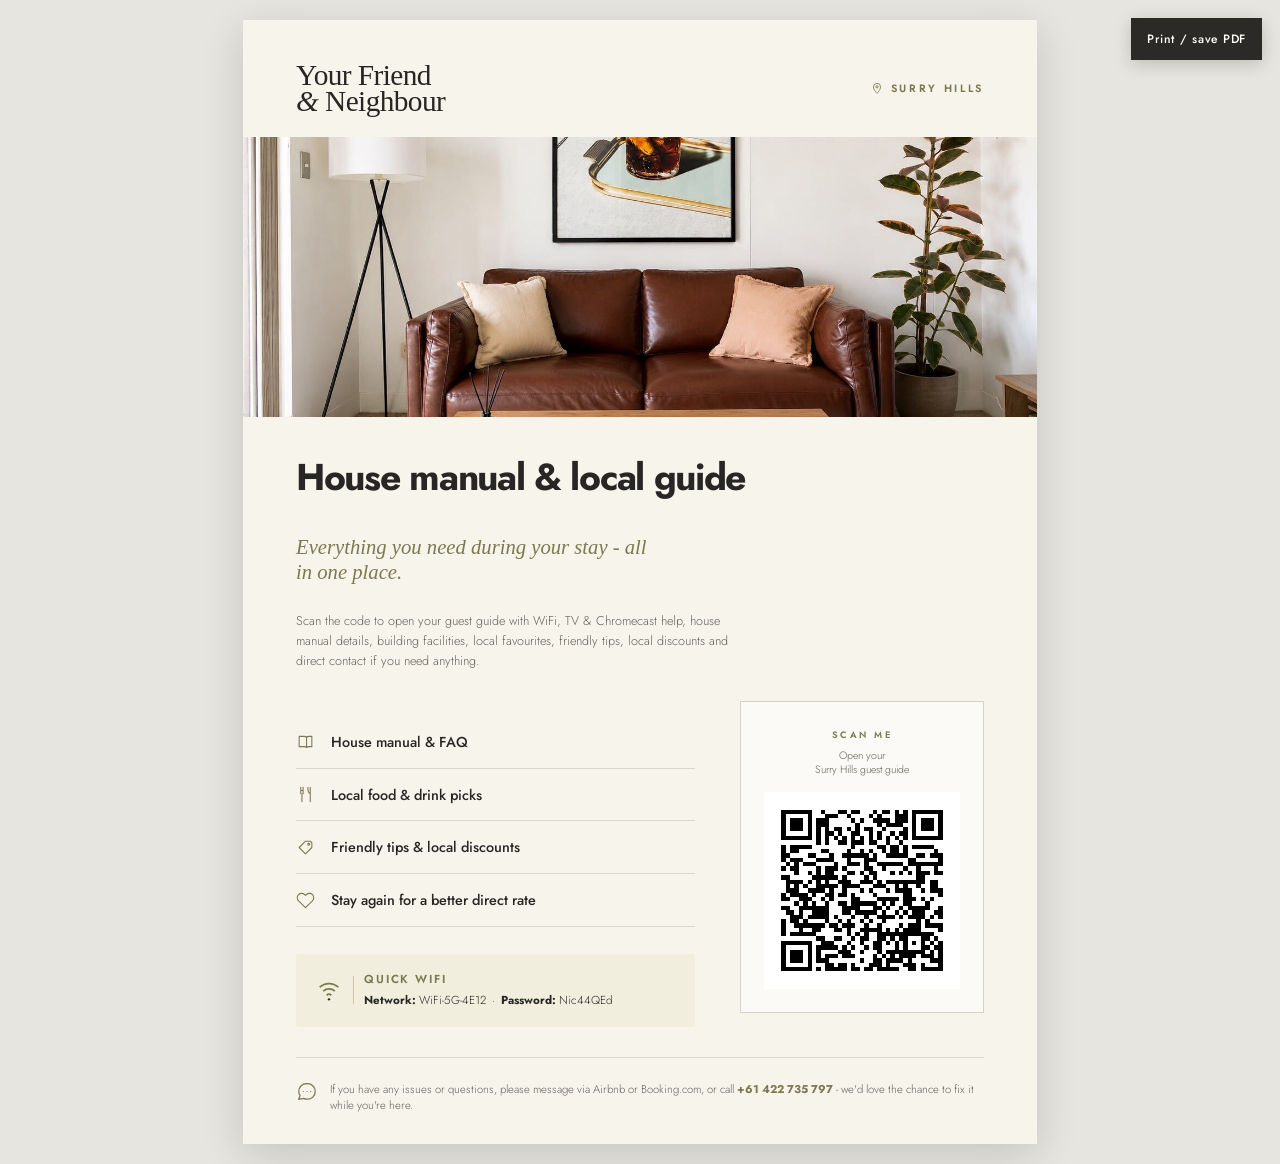
<file: surry-hills-house-manual-flyer.html>
<!doctype html>
<html lang="en">
<head>
  <meta charset="utf-8">
  <meta name="viewport" content="width=device-width,initial-scale=1">
  <title>Surry Hills House Manual Flyer | Your Friend & Neighbour</title>
  <link rel="preconnect" href="https://fonts.googleapis.com">
  <link rel="preconnect" href="https://fonts.gstatic.com" crossorigin>
  <link href="https://fonts.googleapis.com/css2?family=Jost:wght@300;400;500;600;700&family=Junicode:ital,wght@0,400;1,400&display=swap" rel="stylesheet">
  <style>
    :root{--paper:#F7F4EC;--ink:#282624;--olive:#7A7A50;--muted:#65615B;--line:#DDD8CC;--card:#FBFAF6;}
    *{box-sizing:border-box}
    body{margin:0;background:#e7e5df;color:var(--ink);font-family:"Jost",Arial,sans-serif;font-weight:300}
    .print-btn{position:fixed;right:18px;top:18px;z-index:10;border:0;background:#2c2a27;color:white;padding:12px 16px;font:500 12px "Jost",sans-serif;letter-spacing:.06em;cursor:pointer;box-shadow:0 4px 18px rgba(0,0,0,.18)}
    .sheet{width:210mm;min-height:297mm;margin:20px auto;background:var(--paper);box-shadow:0 10px 40px rgba(0,0,0,.15);overflow:hidden}
    .topbar{height:31mm;padding:12mm 14mm 7mm;display:flex;align-items:center;justify-content:space-between}
    .brand{font-family:"Junicode",Georgia,serif;font-size:22pt;line-height:.9;font-weight:400;letter-spacing:-.02em}
    .brand span{font-style:italic}
    .location{display:flex;align-items:center;gap:7px;color:var(--olive);font-size:8pt;font-weight:600;letter-spacing:.25em;text-transform:uppercase;white-space:nowrap}
    .icon-pin{width:14px;height:14px;stroke:var(--olive);fill:none;stroke-width:1.5}
    .hero{height:74mm;overflow:hidden}
    .hero img{width:100%;height:100%;object-fit:cover;object-position:50% 50%;display:block}
    .content{padding:11mm 14mm 8mm}
    h1{margin:0;font-size:28pt;line-height:1.05;letter-spacing:-.035em;font-weight:700}
    .tagline{margin:10mm 0 7mm;font-family:"Junicode",Georgia,serif;font-style:italic;color:var(--olive);font-size:15.5pt;line-height:1.2;max-width:120mm}
    .lead{max-width:118mm;margin:0;color:var(--muted);font-size:9.5pt;line-height:1.55}
    .main-grid{display:grid;grid-template-columns:1.55fr .85fr;gap:12mm;margin-top:8mm;align-items:start}
    .feature-list{margin-top:4mm}
    .feature-row{display:grid;grid-template-columns:24px 1fr;align-items:center;gap:11px;min-height:14mm;border-bottom:1px solid var(--line);font-size:10.8pt;font-weight:500}
    .feature-row svg{width:19px;height:19px;stroke:var(--olive);fill:none;stroke-width:1.35;stroke-linecap:round;stroke-linejoin:round}
    .wifi-box{margin-top:7mm;border-radius:3px;background:#F1EEDD;padding:4.5mm 5mm;display:grid;grid-template-columns:28px 1px 1fr;gap:10px;align-items:center}
    .wifi-box svg{width:28px;height:28px;stroke:var(--olive);fill:none;stroke-width:1.5}
    .wifi-divider{height:28px;background:#C9C4AD}
    .wifi-title{font-size:8.7pt;letter-spacing:.16em;text-transform:uppercase;color:var(--olive);font-weight:600;margin-bottom:1.5mm}
    .wifi-line{font-size:8.7pt;line-height:1.5;color:var(--ink)}
    .wifi-line b{font-weight:700}
    .qr-card{background:#FBFAF6;border:1px solid #D7D2C6;padding:7mm 6mm 6mm;text-align:center;min-height:80mm;display:flex;flex-direction:column;align-items:center}
    .qr-kicker{font-size:7pt;color:var(--olive);font-weight:600;letter-spacing:.26em;text-transform:uppercase;margin-bottom:2mm}
    .qr-sub{font-size:8pt;line-height:1.35;color:var(--muted);margin-bottom:4mm}
    .qr-card img{width:52mm;height:52mm;display:block}
    .footer{margin-top:8mm;border-top:1px solid var(--line);padding-top:6mm;display:grid;grid-template-columns:24px 1fr;gap:10px;align-items:start;color:var(--muted);font-size:8.5pt;line-height:1.45}
    .footer svg{width:22px;height:22px;stroke:var(--olive);fill:none;stroke-width:1.4;stroke-linecap:round;stroke-linejoin:round}
    .footer b{color:var(--olive);font-weight:700}
    @page{size:A4;margin:0}
    @media print{body{background:white}.sheet{margin:0;box-shadow:none;width:210mm;height:297mm}.print-btn{display:none}}
    @media(max-width:860px){.sheet{width:100%;min-height:auto;margin:0}.print-btn{right:10px;top:10px}.main-grid{grid-template-columns:1fr}.qr-card{max-width:90mm}.topbar,.content{padding-left:7vw;padding-right:7vw}}
  </style>
</head>
<body>
  <button class="print-btn" onclick="window.print()">Print / save PDF</button>
  <main class="sheet">
    <header class="topbar">
      <div class="brand">Your Friend<br><span>&amp;</span> Neighbour</div>
      <div class="location">
        <svg class="icon-pin" viewBox="0 0 24 24" aria-hidden="true"><path d="M12 21s6-5.4 6-11a6 6 0 1 0-12 0c0 5.6 6 11 6 11Z"/><circle cx="12" cy="10" r="2"/></svg>
        Surry Hills
      </div>
    </header>

    <section class="hero">
      <img src="605A4BB8-013D-4473-B171-4471476D0E17.jpg" alt="Excelsior on Elizabeth in Surry Hills">
    </section>

    <section class="content">
      <h1>House manual &amp; local guide</h1>
      <p class="tagline">Everything you need during your stay - all<br>in one place.</p>
      <p class="lead">Scan the code to open your guest guide with WiFi, TV &amp; Chromecast help, house manual details, building facilities, local favourites, friendly tips, local discounts and direct contact if you need anything.</p>

      <div class="main-grid">
        <div>
          <div class="feature-list">
            <div class="feature-row">
              <svg viewBox="0 0 24 24"><path d="M4 5.5h6.5c1.2 0 2.2.5 2.8 1.2.6-.7 1.6-1.2 2.8-1.2H20v13h-3.9c-1.2 0-2.2.4-2.8 1.1-.6-.7-1.6-1.1-2.8-1.1H4Z"/><path d="M13.3 6.7v12.9"/></svg>
              <span>House manual &amp; FAQ</span>
            </div>
            <div class="feature-row">
              <svg viewBox="0 0 24 24"><path d="M6 3v8M9 3v8M6 7h3M7.5 11v10M15 3c0 4 0 7 3 8v10M18 3v8"/></svg>
              <span>Local food &amp; drink picks</span>
            </div>
            <div class="feature-row">
              <svg viewBox="0 0 24 24"><path d="m4 12 8-8h6l2 2v6l-8 8-8-8Z"/><circle cx="16" cy="8" r="1.2"/></svg>
              <span>Friendly tips &amp; local discounts</span>
            </div>
            <div class="feature-row">
              <svg viewBox="0 0 24 24"><path d="M20.8 4.6a5.5 5.5 0 0 0-7.8 0L12 5.6l-1-1a5.5 5.5 0 0 0-7.8 7.8l1 1L12 21l7.8-7.6 1-1a5.5 5.5 0 0 0 0-7.8Z"/></svg>
              <span>Stay again for a better direct rate</span>
            </div>
          </div>

          <div class="wifi-box">
            <svg viewBox="0 0 24 24"><path d="M4 9.5a12 12 0 0 1 16 0M7 13a7.5 7.5 0 0 1 10 0M10 16.5a3 3 0 0 1 4 0"/><circle cx="12" cy="20" r="1" fill="currentColor" stroke="none"/></svg>
            <div class="wifi-divider"></div>
            <div>
              <div class="wifi-title">Quick WiFi</div>
              <div class="wifi-line"><b>Network:</b> WiFi-5G-4E12 &nbsp;·&nbsp; <b>Password:</b> Nic44QEd</div>
            </div>
          </div>
        </div>

        <aside class="qr-card">
          <div class="qr-kicker">Scan me</div>
          <div class="qr-sub">Open your<br>Surry Hills guest guide</div>
          <img src="surry-hills-guest-guide-qr.svg?v=2" alt="QR code to the Surry Hills guest guide">
        </aside>
      </div>

      <footer class="footer">
        <svg viewBox="0 0 24 24"><path d="M21 11.4a8.4 8.4 0 0 1-9 8.4 9.4 9.4 0 0 1-3.9-.9L3 20l1.4-4.3A8.1 8.1 0 0 1 3 11.4a8.4 8.4 0 0 1 9-8.4 8.4 8.4 0 0 1 9 8.4Z"/><path d="M8 11.5h.01M12 11.5h.01M16 11.5h.01"/></svg>
        <div>If you have any issues or questions, please message via Airbnb or Booking.com, or call <b>+61 422 735 797</b> - we'd love the chance to fix it while you're here.</div>
      </footer>
    </section>
  </main>
</body>
</html>
</file>
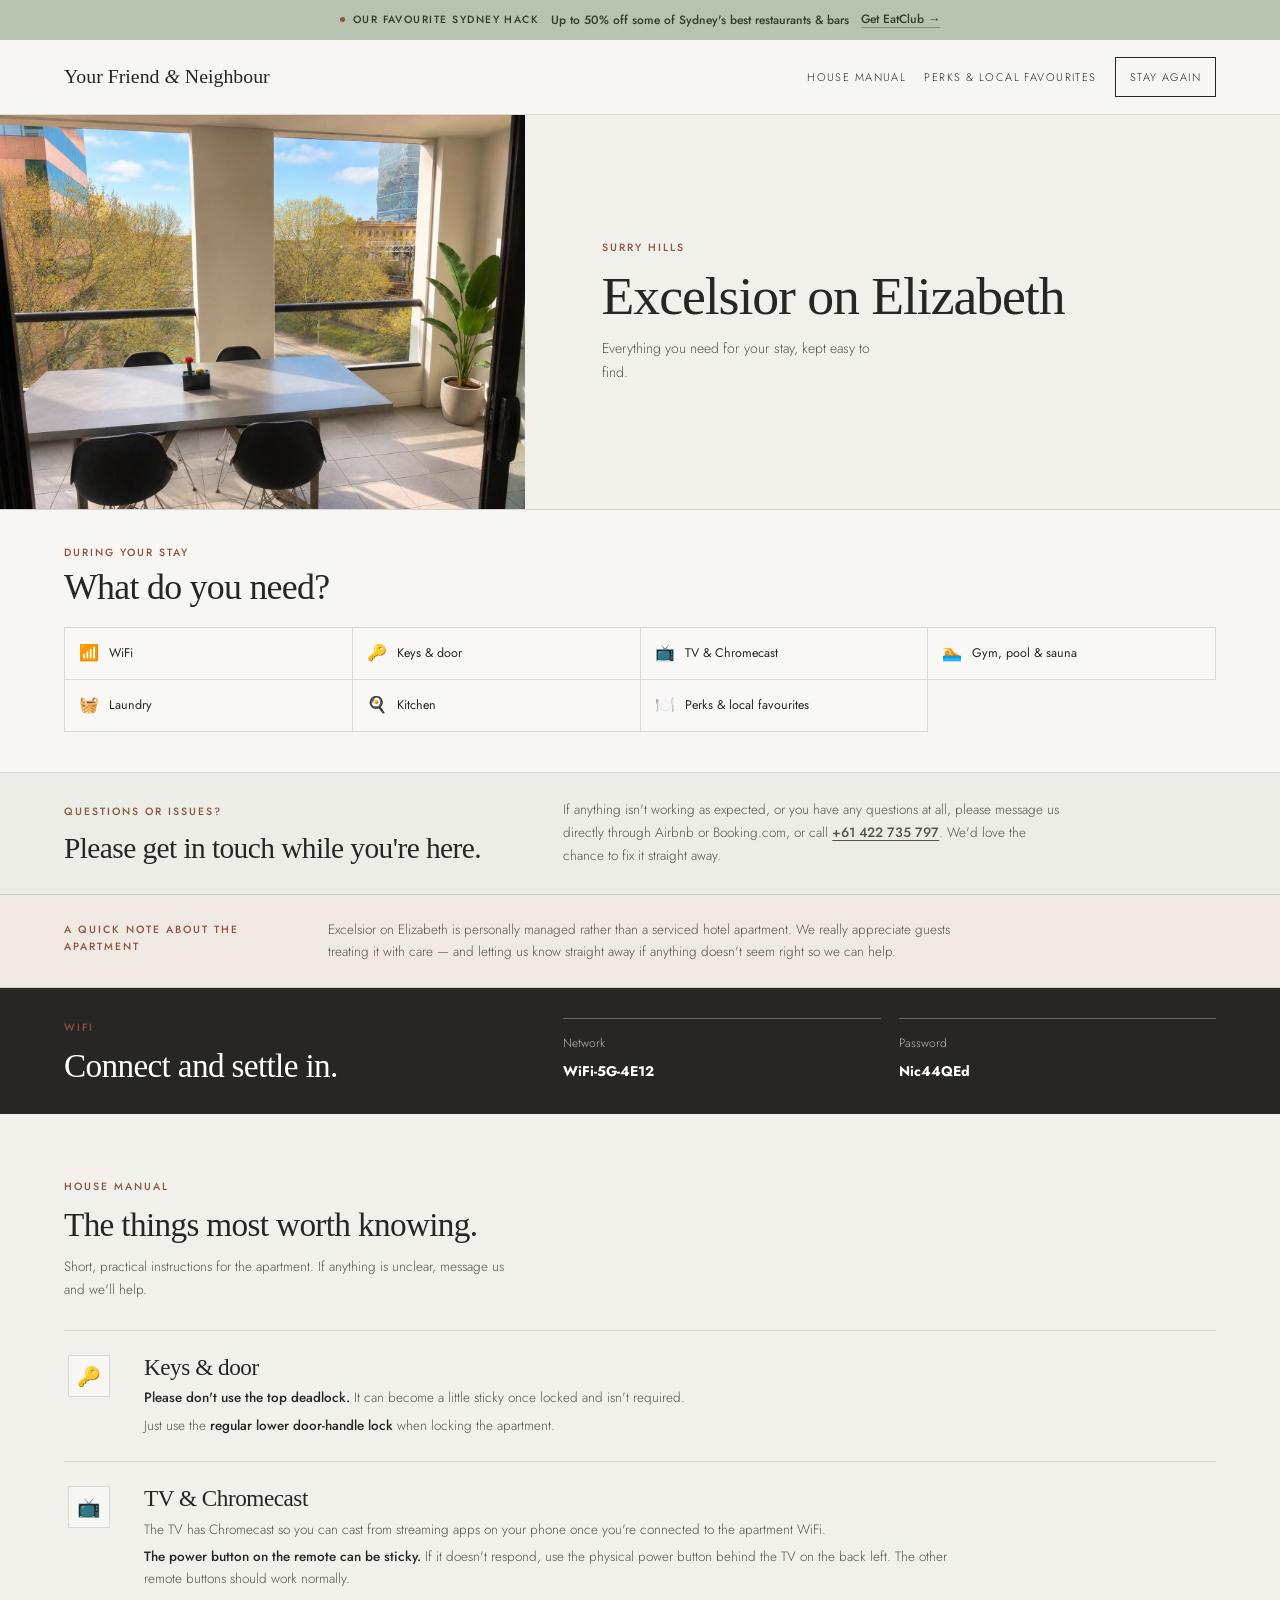
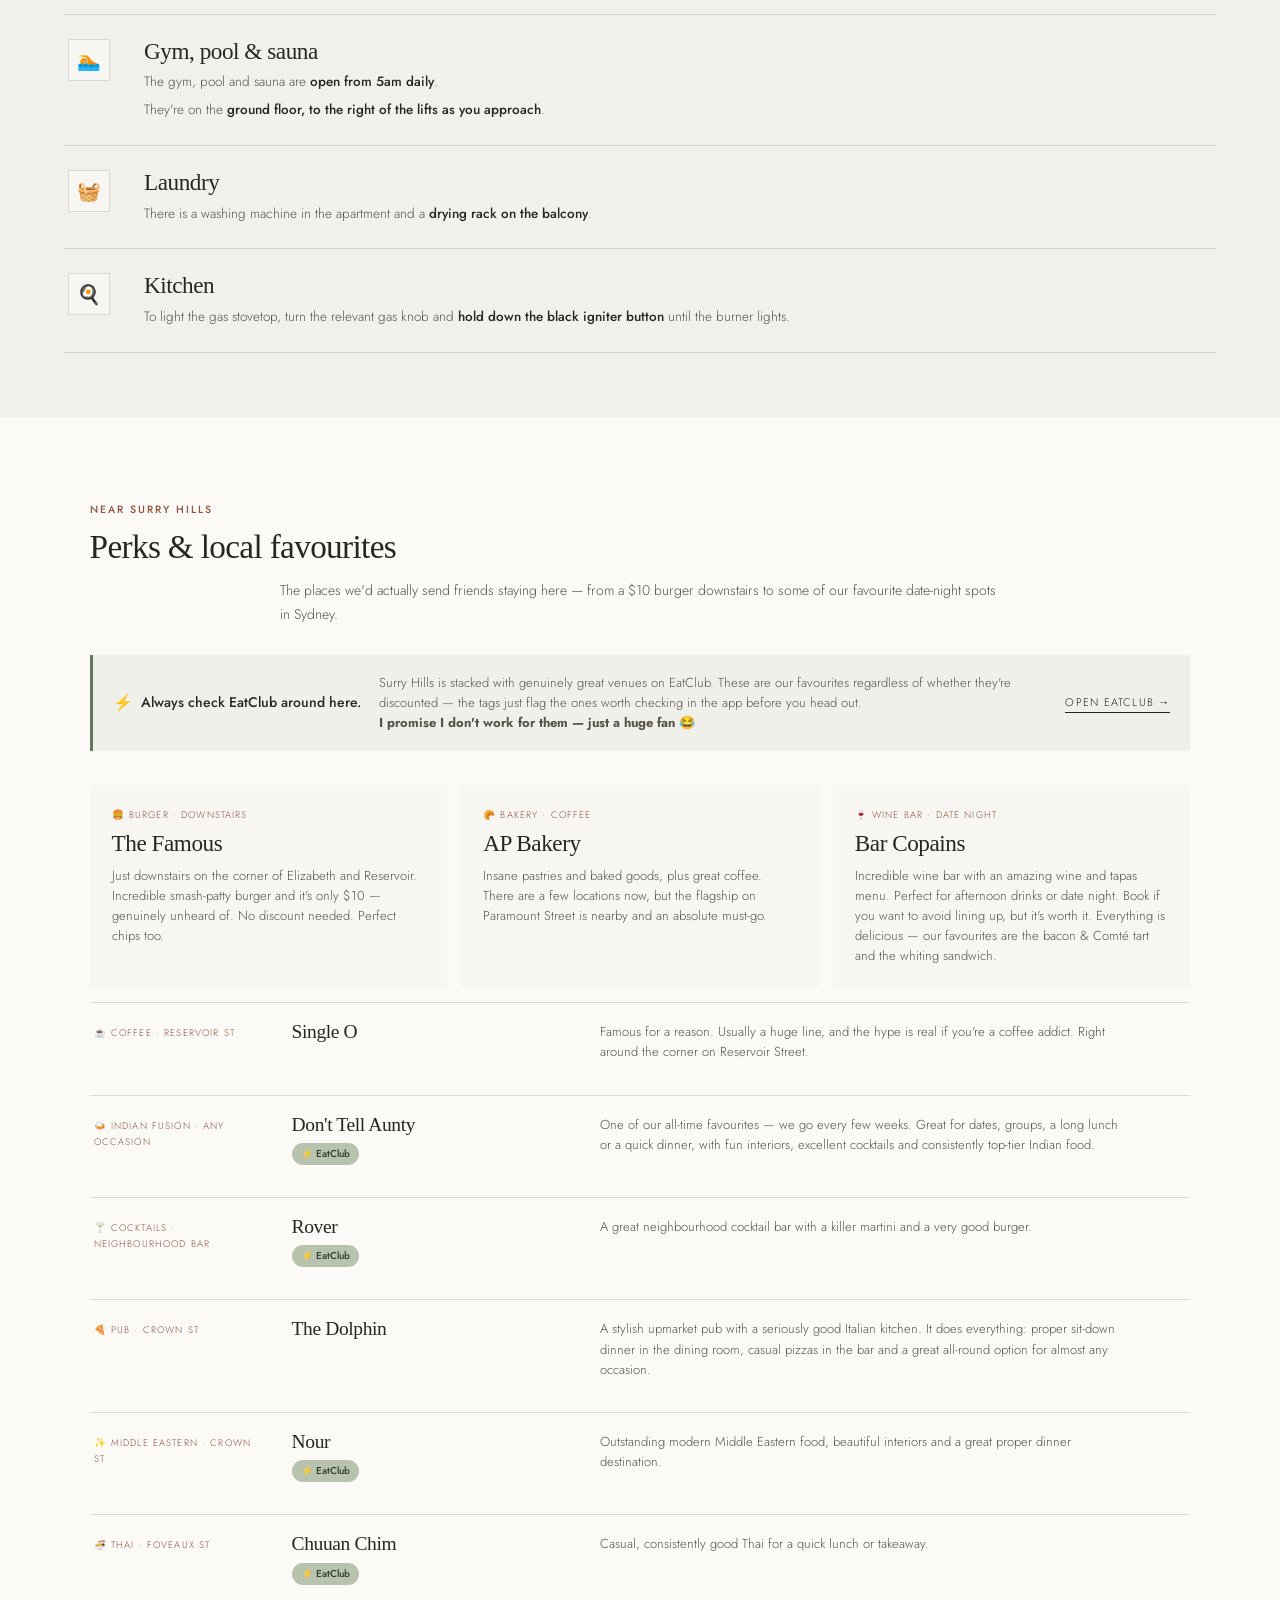
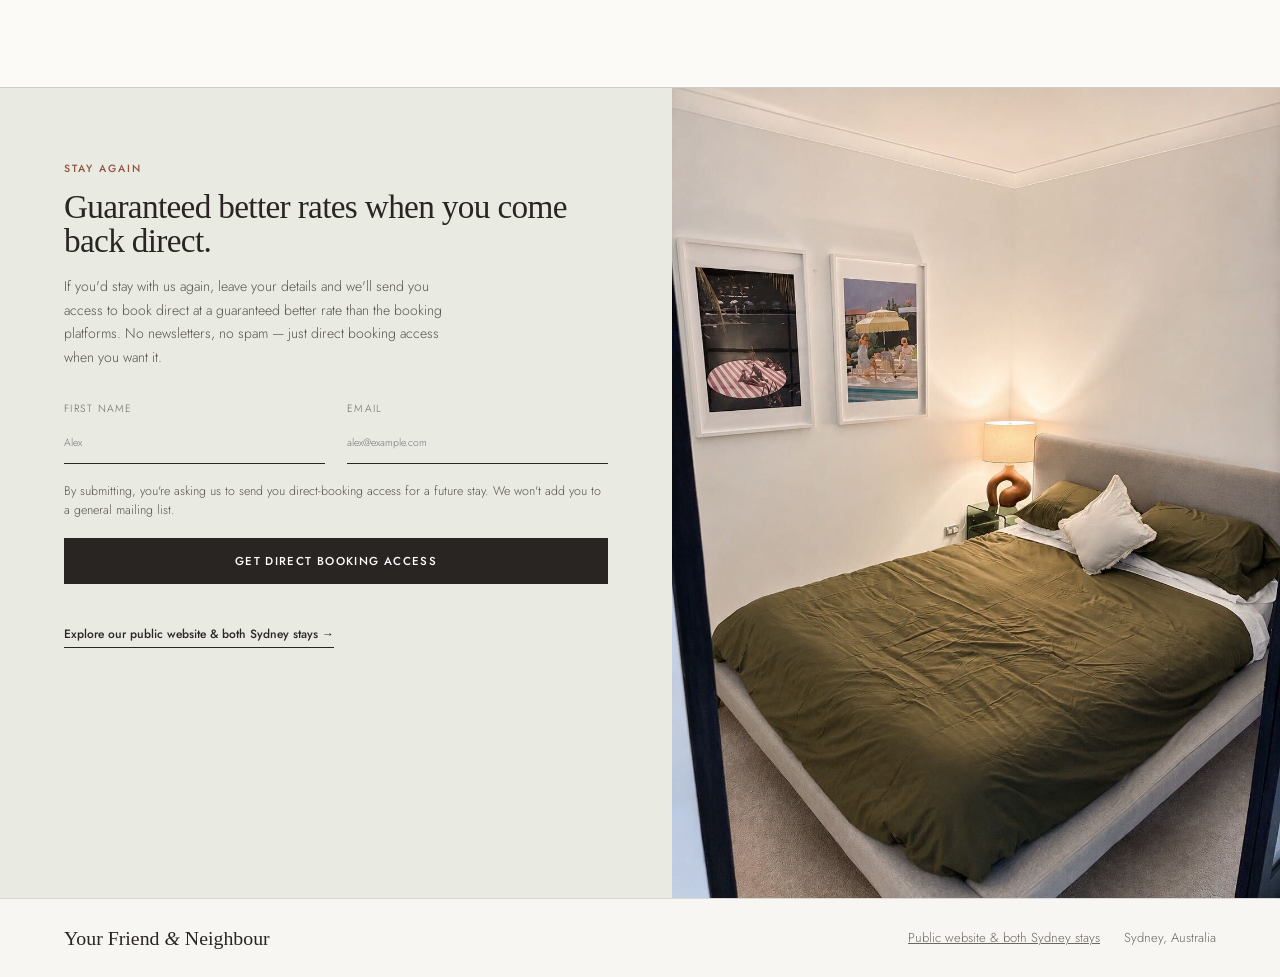
<file: surry-hills.html>
<!doctype html>
<html lang="en">
<head>
  <meta charset="utf-8">
  <meta name="viewport" content="width=device-width, initial-scale=1">
  <title>Excelsior on Elizabeth | Your Friend &amp; Neighbour</title>
  <link rel="preconnect" href="https://fonts.googleapis.com">
  <link rel="preconnect" href="https://fonts.gstatic.com" crossorigin>
  <link href="https://fonts.googleapis.com/css2?family=Jost:wght@300;400;500&family=Junicode:ital,wght@0,400;0,600;1,400&display=swap" rel="stylesheet">
  <link rel="stylesheet" href="styles.css">
  <link rel="stylesheet" href="overrides.css?v=guest10">
  <style>
    #essentials, #guide, #stay-again { scroll-margin-top: 120px; }
    .guest-stay-again{padding:0;background:rgba(183,195,174,.22);border-top:1px solid var(--line);display:grid;grid-template-columns:1.05fr .95fr;align-items:stretch}
    .guest-stay-again-panel{padding:72px 5vw}.guest-stay-again-copy{max-width:560px}.guest-stay-again-copy h2{margin-bottom:16px}.guest-stay-again-copy p:not(.eyebrow){margin:0;color:var(--body);font-size:14px;line-height:1.7;max-width:48ch}
    .guest-stay-again-form{display:grid;grid-template-columns:1fr 1fr;gap:18px 22px;max-width:620px;margin-top:30px}.guest-stay-again-form label{display:grid;gap:5px;font-size:10.5px;letter-spacing:.12em;text-transform:uppercase;color:var(--muted)}
    .guest-stay-again-form input[type=text],.guest-stay-again-form input[type=email]{width:100%;border:0;border-bottom:1px solid var(--ink);background:transparent;padding:11px 0;font:inherit;outline:none}.guest-stay-again-form .stay-again-note{grid-column:1/-1;margin:0;color:var(--body);font-size:12.5px;line-height:1.55}
    .guest-stay-again-form button{grid-column:1/-1;min-height:46px;padding:13px 22px;border:0;background:var(--ink);color:#fff;text-transform:uppercase;letter-spacing:.12em;font:500 11.5px "Jost",sans-serif;cursor:pointer}.guest-stay-again-form button:hover{background:#3E4A38}.guest-stay-again-form button:disabled{opacity:.72;cursor:default}
    .guest-stay-again-image{min-height:430px;overflow:hidden}.guest-stay-again-image img{width:100%;height:100%;object-fit:cover;object-position:50% 55%;display:block}.guest-public-site-link{display:inline-block;margin-top:22px;font-size:12px;font-weight:500;text-decoration:none;border-bottom:1px solid currentColor;padding-bottom:2px}
    @media(max-width:760px){.guest-stay-again{grid-template-columns:1fr}.guest-stay-again-panel{padding:52px 4vw}.guest-stay-again-image{min-height:280px}.guest-stay-again-form{grid-template-columns:1fr}.guest-stay-again-form .stay-again-note,.guest-stay-again-form button{grid-column:1}}
  </style>
</head>
<body class="guest-page surry-hills-guest-page">
  <a class="promo-bar" href="https://links.eatclub.com.au/VXpTUVMaY2b" target="_blank" rel="noopener noreferrer"><span class="promo-kicker">OUR FAVOURITE SYDNEY HACK</span><strong>Up to 50% off some of Sydney's best restaurants &amp; bars</strong><span class="promo-link">Get EatClub →</span></a>
  <header class="site-header guest-header"><a class="brand" href="index.html">Your Friend <span>&amp;</span> Neighbour</a><nav aria-label="Guest navigation"><a href="#essentials">House manual</a><a href="#guide">Perks &amp; local favourites</a><a class="nav-cta" href="#stay-again">Stay again</a></nav></header>
  <main>
    <section class="guest-split-hero surry-split-hero" aria-label="Excelsior on Elizabeth guest guide"><div class="guest-split-image"><img src="846462E8-7C38-439E-BA54-2A30A4B643D7.jpg" alt="Excelsior on Elizabeth apartment in Surry Hills"></div><div class="guest-split-copy"><p class="eyebrow">Surry Hills</p><h1>Excelsior on Elizabeth</h1><p>Everything you need for your stay, kept easy to find.</p></div></section>
    <section class="guest-quick-section" aria-labelledby="guest-help-heading"><div class="guest-quick-heading"><div><p class="eyebrow">During your stay</p><h2 id="guest-help-heading">What do you need?</h2></div></div><nav class="guest-quick-list" aria-label="Quick guest help"><a href="#wifi"><span aria-hidden="true">📶</span><strong>WiFi</strong></a><a href="#keys"><span aria-hidden="true">🔑</span><strong>Keys &amp; door</strong></a><a href="#tv"><span aria-hidden="true">📺</span><strong>TV &amp; Chromecast</strong></a><a href="#facilities"><span aria-hidden="true">🏊</span><strong>Gym, pool &amp; sauna</strong></a><a href="#laundry"><span aria-hidden="true">🧺</span><strong>Laundry</strong></a><a href="#kitchen"><span aria-hidden="true">🍳</span><strong>Kitchen</strong></a><a href="#guide"><span aria-hidden="true">🍽️</span><strong>Perks &amp; local favourites</strong></a></nav></section>
    <section class="guest-contact-strip" aria-label="Contact your host"><div><p class="eyebrow">Questions or issues?</p><h2>Please get in touch while you're here.</h2></div><p>If anything isn't working as expected, or you have any questions at all, please message us directly through Airbnb or Booking.com, or call <a href="tel:+61422735797">+61 422 735 797</a>. We'd love the chance to fix it straight away.</p></section>
    <section class="guest-context-note" aria-label="About the apartment"><div><p class="eyebrow">A quick note about the apartment</p><p>Excelsior on Elizabeth is personally managed rather than a serviced hotel apartment. We really appreciate guests treating it with care — and letting us know straight away if anything doesn't seem right so we can help.</p></div></section>
    <section id="wifi" class="wifi-card guest-wifi-card guest-wifi-card-compact"><div><p class="eyebrow">WiFi</p><h2>Connect and settle in.</h2></div><div class="wifi-details"><p><span>Network</span><strong>WiFi-5G-4E12</strong></p><p><span>Password</span><strong>Nic44QEd</strong></p></div></section>
    <section id="essentials" class="section guest-essential-section"><div class="section-intro narrow guest-essential-intro"><p class="eyebrow">House manual</p><h2>The things most worth knowing.</h2><p>Short, practical instructions for the apartment. If anything is unclear, message us and we'll help.</p></div><div class="guest-manual-list">
      <article id="keys" class="guest-manual-row"><div class="guest-manual-icon" aria-hidden="true">🔑</div><div class="guest-manual-copy"><h3>Keys &amp; door</h3><p><strong>Please don't use the top deadlock.</strong> It can become a little sticky once locked and isn't required.</p><p>Just use the <strong>regular lower door-handle lock</strong> when locking the apartment.</p></div></article>
      <article id="tv" class="guest-manual-row"><div class="guest-manual-icon" aria-hidden="true">📺</div><div class="guest-manual-copy"><h3>TV &amp; Chromecast</h3><p>The TV has Chromecast so you can cast from streaming apps on your phone once you're connected to the apartment WiFi.</p><p><strong>The power button on the remote can be sticky.</strong> If it doesn't respond, use the physical power button behind the TV on the back left. The other remote buttons should work normally.</p></div></article>
      <article id="facilities" class="guest-manual-row"><div class="guest-manual-icon" aria-hidden="true">🏊</div><div class="guest-manual-copy"><h3>Gym, pool &amp; sauna</h3><p>The gym, pool and sauna are <strong>open from 5am daily</strong>.</p><p>They're on the <strong>ground floor, to the right of the lifts as you approach</strong>.</p></div></article>
      <article id="laundry" class="guest-manual-row"><div class="guest-manual-icon" aria-hidden="true">🧺</div><div class="guest-manual-copy"><h3>Laundry</h3><p>There is a washing machine in the apartment and a <strong>drying rack on the balcony</strong>.</p></div></article>
      <article id="kitchen" class="guest-manual-row"><div class="guest-manual-icon" aria-hidden="true">🍳</div><div class="guest-manual-copy"><h3>Kitchen</h3><p>To light the gas stovetop, turn the relevant gas knob and <strong>hold down the black igniter button</strong> until the burner lights.</p></div></article>
    </div></section>
    <section id="guide" class="section guest-guide-section surry-guide-section"><p class="eyebrow">Near Surry Hills</p><h2>Perks &amp; local favourites</h2><p class="guide-intro">The places we'd actually send friends staying here — from a $10 burger downstairs to some of our favourite date-night spots in Sydney.</p><div class="eatclub-guide-note"><div><span aria-hidden="true">⚡</span><strong>Always check EatClub around here.</strong></div><p>Surry Hills is stacked with genuinely great venues on EatClub. These are our favourites regardless of whether they're discounted — the tags just flag the ones worth checking in the app before you head out.<br><strong>I promise I don't work for them — just a huge fan 😂</strong></p><a href="https://links.eatclub.com.au/VXpTUVMaY2b" target="_blank" rel="noopener noreferrer">Open EatClub →</a></div><div class="recommendation-grid local-recommendation-grid">
      <article><span>🍔 Burger · Downstairs</span><h3>The Famous</h3><p>Just downstairs on the corner of Elizabeth and Reservoir. Incredible smash-patty burger and it's only $10 — genuinely unheard of. No discount needed. Perfect chips too.</p></article><article><span>🥐 Bakery · Coffee</span><h3>AP Bakery</h3><p>Insane pastries and baked goods, plus great coffee. There are a few locations now, but the flagship on Paramount Street is nearby and an absolute must-go.</p></article><article><span>🍷 Wine bar · Date night</span><h3>Bar Copains</h3><p>Incredible wine bar with an amazing wine and tapas menu. Perfect for afternoon drinks or date night. Book if you want to avoid lining up, but it's worth it. Everything is delicious — our favourites are the bacon &amp; Comté tart and the whiting sandwich.</p></article><article><span>☕ Coffee · Reservoir St</span><h3>Single O</h3><p>Famous for a reason. Usually a huge line, and the hype is real if you're a coffee addict. Right around the corner on Reservoir Street.</p></article><article><span>🍛 Indian fusion · Any occasion</span><h3>Don't Tell Aunty</h3><a class="eatclub-tag" href="https://links.eatclub.com.au/VXpTUVMaY2b" target="_blank" rel="noopener noreferrer">⚡ EatClub</a><p>One of our all-time favourites — we go every few weeks. Great for dates, groups, a long lunch or a quick dinner, with fun interiors, excellent cocktails and consistently top-tier Indian food.</p></article><article><span>🍸 Cocktails · Neighbourhood bar</span><h3>Rover</h3><a class="eatclub-tag" href="https://links.eatclub.com.au/VXpTUVMaY2b" target="_blank" rel="noopener noreferrer">⚡ EatClub</a><p>A great neighbourhood cocktail bar with a killer martini and a very good burger.</p></article><article><span>🍕 Pub · Crown St</span><h3>The Dolphin</h3><p>A stylish upmarket pub with a seriously good Italian kitchen. It does everything: proper sit-down dinner in the dining room, casual pizzas in the bar and a great all-round option for almost any occasion.</p></article><article><span>✨ Middle Eastern · Crown St</span><h3>Nour</h3><a class="eatclub-tag" href="https://links.eatclub.com.au/VXpTUVMaY2b" target="_blank" rel="noopener noreferrer">⚡ EatClub</a><p>Outstanding modern Middle Eastern food, beautiful interiors and a great proper dinner destination.</p></article><article><span>🍜 Thai · Foveaux St</span><h3>Chuuan Chim</h3><a class="eatclub-tag" href="https://links.eatclub.com.au/VXpTUVMaY2b" target="_blank" rel="noopener noreferrer">⚡ EatClub</a><p>Casual, consistently good Thai for a quick lunch or takeaway.</p></article>
    </div></section>
    <section id="stay-again" class="guest-stay-again" aria-labelledby="stay-again-heading"><div class="guest-stay-again-panel"><div class="guest-stay-again-copy"><p class="eyebrow">Stay again</p><h2 id="stay-again-heading">Guaranteed better rates when you come back direct.</h2><p>If you'd stay with us again, leave your details and we'll send you access to book direct at a guaranteed better rate than the booking platforms. No newsletters, no spam — just direct booking access when you want it.</p></div><form class="guest-stay-again-form"><label>First name<input type="text" name="first_name" autocomplete="given-name" placeholder="Alex"></label><label>Email<input type="email" name="email" autocomplete="email" placeholder="alex@example.com"></label><p class="stay-again-note">By submitting, you're asking us to send you direct-booking access for a future stay. We won't add you to a general mailing list.</p><button type="button">Get direct booking access</button></form><a class="guest-public-site-link" href="index.html#stays">Explore our public website &amp; both Sydney stays →</a></div><div class="guest-stay-again-image"><img src="DA6BAB6C-210C-411A-82E0-B5D8D0B100B7.jpg" alt="Bedroom at Excelsior on Elizabeth in Surry Hills"></div></section>
  </main>
  <footer><div class="footer-brand">Your Friend <span>&amp;</span> Neighbour</div><p><a href="index.html#stays">Public website &amp; both Sydney stays</a></p><p>Sydney, Australia</p></footer>
  <script src="direct-booking-leads.js?v=1" defer></script>
</body>
</html>
</file>
<file: styles.css>
:root{
  --ink:#292523;--paper:#F7F6F2;--warm:#F1F0EB;--sage:#68755F;--sage-pale:#B7C3AE;--sage-pale-text:#2F3A2D;--clay:#8F5340;--muted:#6B6660;--body:#57524C;--line:rgba(41,37,35,.14)
}
*{box-sizing:border-box}html{scroll-behavior:smooth}body{margin:0;background:var(--paper);color:var(--ink);font-family:"Jost",Arial,sans-serif;font-weight:300;font-size:14px;line-height:1.7}a{color:inherit}img{display:block;width:100%;filter:none!important}h1,h2,h3,.stay-title{font-family:"Junicode",Georgia,serif;font-weight:400;letter-spacing:-.02em;margin:0}h1{font-size:clamp(2.2rem,3.4vw,3.2rem);line-height:1.06}h2{font-size:clamp(1.85rem,2.6vw,2.7rem);line-height:1.04}h3,.stay-title{font-size:clamp(1.5rem,1.9vw,1.95rem);line-height:1.05}.eyebrow{margin:0 0 12px;text-transform:uppercase;letter-spacing:.19em;font-size:10.5px;font-weight:500;color:var(--clay)}.eyebrow.light{color:rgba(255,255,255,.92)}
.promo-bar{position:sticky;top:0;z-index:50;min-height:40px;padding:9px 5vw;display:flex;justify-content:center;align-items:center;gap:12px;background:var(--sage-pale);color:var(--sage-pale-text);text-decoration:none;font-size:12px;line-height:1.2}.promo-kicker{font-size:10.5px;letter-spacing:.14em;font-weight:500}.promo-kicker:before{content:"";display:inline-block;width:5px;height:5px;border-radius:50%;background:var(--clay);margin-right:8px;vertical-align:1px}.promo-bar strong,.promo-link{font-weight:500}.promo-link{border-bottom:1px solid rgba(47,58,45,.4)}
.site-header{position:sticky;top:40px;z-index:40;display:flex;align-items:center;gap:24px;padding:17px 5vw;background:rgba(247,246,242,.95);backdrop-filter:blur(12px);border-bottom:1px solid var(--line)}.brand,.footer-brand{font-family:"Junicode",Georgia,serif;font-size:1.24rem;line-height:1;text-decoration:none;white-space:nowrap}.brand span,.footer-brand span{font-style:italic}.site-header nav{display:flex;gap:24px;margin-left:auto;align-items:center}.site-header nav a,.nav-cta{font-size:11px;text-transform:uppercase;letter-spacing:.13em;text-decoration:none;min-height:40px;display:inline-flex;align-items:center;white-space:nowrap}.nav-cta{padding:8px 14px;border:1px solid var(--ink)}.nav-cta:hover{background:var(--ink);color:var(--paper)}
.home-hero{position:relative;height:min(72vh,660px);min-height:460px;overflow:hidden;display:flex;align-items:flex-end}.hero-image{position:absolute;inset:0;height:100%;object-fit:cover;object-position:62% 50%}.hero-wash{position:absolute;inset:0;background:linear-gradient(96deg,rgba(28,26,24,.42) 0%,rgba(28,26,24,.20) 30%,rgba(28,26,24,.05) 52%,rgba(28,26,24,0) 68%)}.hero-content{position:relative;z-index:2;color:white;max-width:640px;padding:8vh 5vw 6vh}.hero-content .eyebrow{display:flex;align-items:center;gap:11px;margin-bottom:18px}.hero-content .eyebrow span{width:22px;height:1px;background:rgba(255,255,255,.7);display:inline-block}.hero-copy{max-width:36ch;font-size:14.5px;color:rgba(255,255,255,.9);margin:18px 0 22px}.hero-actions{display:flex;gap:16px;align-items:center;flex-wrap:wrap}.hero-primary{background:var(--paper);color:var(--ink);padding:12px 20px;min-height:44px;display:inline-flex;align-items:center;text-decoration:none;text-transform:uppercase;font-size:11.5px;letter-spacing:.13em;font-weight:500;white-space:nowrap}.hero-secondary{color:white;font-size:13px;text-decoration:underline;text-underline-offset:4px}
.guest-band{background:var(--warm);border-bottom:1px solid var(--line);padding:18px 5vw;display:flex;justify-content:space-between;align-items:center;gap:24px;flex-wrap:wrap}.guest-band p{margin:0;color:var(--body)}.guest-band-links{display:flex;gap:8px;flex-wrap:wrap}.guest-band-links a{min-height:40px;padding:10px 14px;border:1px solid rgba(41,37,35,.22);background:var(--paper);display:inline-flex;align-items:center;text-decoration:none;font-size:12.5px;white-space:nowrap}.guest-band-links a:hover{border-color:var(--ink);background:#fff}
.compact-section{padding:84px 5vw}.stays-intro-row{max-width:1180px;margin:0 auto 34px;display:flex;align-items:flex-end;justify-content:space-between;gap:30px;flex-wrap:wrap}.stays-intro{max-width:590px}.stays-support{max-width:31ch;margin:0;color:var(--muted);font-size:13.5px}.stay-cards{max-width:1180px;margin:0 auto;display:grid;grid-template-columns:1fr 1fr;border:1px solid var(--line);background:var(--warm)}.stay-card{display:block;padding:24px;text-decoration:none;background:rgba(255,255,255,.18);transition:background .25s ease}.stay-card+.stay-card{border-left:1px solid var(--line)}.stay-card:hover{background:rgba(255,255,255,.5)}.stay-card-image{display:block;aspect-ratio:4/3;overflow:hidden}.stay-card-image img{height:100%;object-fit:cover;object-position:center;transition:transform .45s cubic-bezier(.22,.61,.36,1)}.surry-card-image img{object-position:49% 48%}.stay-card:hover img{transform:scale(1.02)}.stay-card-copy{display:block;padding-top:20px}.stay-card-copy .eyebrow{display:block;margin-bottom:9px}.stay-title{display:block}.stay-blurb{display:block;max-width:44ch;margin-top:11px;color:var(--body);font-size:14px;line-height:1.62}.stay-explore{display:inline-flex;margin-top:16px;border-bottom:1px solid currentColor;padding-bottom:2px;font-size:12px}
.lifestyle-banner{position:relative;height:min(52vw,520px);min-height:390px;overflow:hidden;display:flex;align-items:flex-end}.lifestyle-banner img{position:absolute;inset:0;height:100%;object-fit:cover;object-position:58% 52%}.lifestyle-banner:after{content:"";position:absolute;inset:0;background:linear-gradient(94deg,rgba(32,29,27,.40),rgba(32,29,27,.10) 52%,rgba(32,29,27,0) 72%)}.lifestyle-copy{position:relative;z-index:2;color:white;padding:6vh 5vw;max-width:620px}.lifestyle-copy p{font-family:"Junicode",Georgia,serif;font-size:clamp(1.9rem,3.2vw,3.2rem);line-height:1.02;margin:0 0 14px}.lifestyle-copy em{font-family:"Junicode",Georgia,serif;font-size:1.15rem}
.recommend-section{display:grid;grid-template-columns:.78fr 1.22fr;gap:7vw;max-width:1280px;margin:0 auto}.today-block{max-width:470px}.today-block>p:not(.eyebrow),.friend-copy p{color:var(--body);font-size:14px}.recommend-list{border-top:1px solid var(--line)}.recommend-list a{display:grid;grid-template-columns:84px 1fr 1.1fr;gap:18px;padding:20px 4px;border-bottom:1px solid var(--line);text-decoration:none;align-items:center}.recommend-list a:hover{background:rgba(41,37,35,.03)}.recommend-list span{font-size:10px;letter-spacing:.13em;text-transform:uppercase;color:var(--clay)}.recommend-list strong{font-family:"Junicode",Georgia,serif;font-size:1.3rem;font-weight:400}.recommend-list small{font-size:13.5px;color:var(--muted)}
.perks-strip{padding:64px 5vw;background:var(--sage);color:#F4F3EE;display:grid;grid-template-columns:.8fr 1.2fr;gap:6vw;align-items:start}.perk-actions{display:grid}.perk-actions>a{color:#F4F3EE;text-decoration:none;padding:17px 0;border-bottom:1px solid rgba(255,255,255,.28);font-size:14px;display:grid;grid-template-columns:1fr auto auto;gap:10px}.perk-actions>a>span{color:rgba(244,243,238,.66)}.perk-feature{display:flex!important;grid-template-columns:none!important;gap:26px!important;flex-wrap:wrap;padding:24px!important;background:rgba(255,255,255,.10);border:1px solid rgba(255,255,255,.28)!important;align-items:center}.perk-feature:hover{background:rgba(255,255,255,.16)}.perk-figure{font-family:"Junicode",Georgia,serif;font-size:clamp(2.6rem,4vw,3.6rem);line-height:.9;white-space:nowrap;color:#F4F3EE!important}.perk-figure span{font-size:.4em;color:inherit!important}.perk-body{display:grid;flex:1;min-width:220px;color:#F4F3EE!important}.perk-body strong{font-family:"Junicode",Georgia,serif;font-size:1.3rem;font-weight:400}.perk-body span{font-size:13.5px;color:rgba(244,243,238,.82)!important}.perk-cta{margin-left:auto;background:var(--paper);color:var(--ink)!important;min-height:40px;padding:11px 18px;text-transform:uppercase;font-size:11.5px;letter-spacing:.12em;white-space:nowrap;display:inline-flex;align-items:center}
.friend-section{display:grid;grid-template-columns:1.05fr .95fr;background:var(--paper)}.friend-form-wrap{padding:84px 5vw}.friend-copy,.friend-form{max-width:430px}.friend-form{display:grid;gap:18px;margin-top:28px}.friend-form label{display:grid;gap:4px;font-size:10.5px;letter-spacing:.12em;text-transform:uppercase;color:var(--muted)}.friend-form input[type=text],.friend-form input[type=email],.popover-form input[type=text],.popover-form input[type=email]{border:0;border-bottom:1px solid var(--ink);background:transparent;padding:11px 0;font:inherit;outline:none}.checkbox{grid-template-columns:auto 1fr!important;align-items:start!important;text-transform:none!important;letter-spacing:0!important;font-size:13px!important;color:var(--body)!important}.checkbox input{width:17px;height:17px;accent-color:var(--sage)}.friend-form button,.popover-form button{min-height:46px;padding:13px 22px;border:0;background:var(--ink);color:white;text-transform:uppercase;letter-spacing:.12em;font:500 11.5px "Jost",sans-serif;cursor:pointer}.friend-form button:hover,.popover-form button:hover{background:#3E4A38}.friend-image{min-height:420px}.friend-image img{height:100%;object-fit:cover;object-position:50% 55%}
.friend-popover{position:fixed;right:28px;bottom:28px;z-index:60;width:372px;padding:28px;background:#FBFAF6;border:1px solid var(--ink);border-top:3px solid var(--sage);box-shadow:0 18px 50px rgba(41,37,35,.16);transform:translateY(20px);opacity:0;pointer-events:none;transition:.25s ease}.friend-popover.show{opacity:1;transform:none;pointer-events:auto}.friend-popover h3{font-size:1.8rem;margin:0 42px 14px 0}.popover-close{position:absolute;top:10px;right:10px;width:36px;height:36px;border:0;background:transparent;font-size:1.7rem;cursor:pointer}.popover-promises{border-top:1px solid var(--line);margin-bottom:18px}.popover-promises p{margin:0;padding:9px 0;border-bottom:1px solid var(--line);font-size:13px;color:var(--body);line-height:1.5}.popover-promises p span{color:var(--clay);margin-right:6px}.popover-form{display:grid;gap:14px}.popover-form button{width:100%}
footer{padding:28px 5vw;border-top:1px solid var(--line);display:grid;grid-template-columns:1fr auto auto;gap:24px;align-items:center}.footer-links{display:flex;gap:18px}.footer-links a,footer p{font-size:13px;color:var(--muted);text-decoration:none;white-space:nowrap;margin:0}.footer-links a:hover{color:var(--ink)}.footer-links .reopen-popover{color:var(--clay)}
/* Guest pages */
.guest-property-hero{position:relative;min-height:460px;height:min(58vw,560px);overflow:hidden;display:flex;align-items:flex-end}.guest-property-hero img{position:absolute;inset:0;height:100%;object-fit:cover;object-position:center}.guest-property-wash{position:absolute;inset:0;background:linear-gradient(90deg,rgba(36,31,29,.36),rgba(36,31,29,.06) 68%)}.guest-property-copy{position:relative;z-index:2;color:white;padding:7vh 7vw;max-width:720px}.guest-property-copy>p:not(.eyebrow){max-width:540px;font-size:14.5px}.guest-panel{padding:64px 7vw;display:grid;grid-template-columns:.75fr 1.25fr;gap:7vw}.quick-links{display:grid;grid-template-columns:1fr 1fr;gap:1px;border:1px solid var(--line);background:var(--line)}.quick-links a{min-height:132px;padding:20px;background:var(--paper);text-decoration:none;display:flex;flex-direction:column}.quick-links a>span{color:var(--clay);font-size:10.5px;letter-spacing:.14em}.quick-links strong{margin-top:auto;font-family:"Junicode",Georgia,serif;font-size:1.26rem;font-weight:400}.quick-links small{margin-top:4px;color:var(--muted);font-size:12.5px}.wifi-card{margin:0 7vw 70px;padding:42px;background:var(--ink);color:white}.wifi-details{display:grid;grid-template-columns:1fr 1fr;gap:18px;margin-top:26px}.wifi-details p{margin:0;padding-top:14px;border-top:1px solid rgba(255,255,255,.3)}.wifi-details span{display:block;font-size:12px;opacity:.7;margin-bottom:7px}.section{padding:84px 7vw}.section-intro.narrow{max-width:650px;margin-bottom:34px}.house-manual-section{background:var(--warm)}.manual-grid,.manual-content-grid{display:grid;grid-template-columns:repeat(3,1fr);gap:14px}.manual-grid a,.manual-content-card{min-height:155px;padding:22px;border:1px solid var(--line);text-decoration:none;background:rgba(255,255,255,.28)}.manual-grid span,.manual-content-card h3{font-family:"Junicode",Georgia,serif;font-size:1.3rem}.manual-content-card h3{margin:0 0 10px}.manual-content-card p,.manual-content-card .manual-note{font-size:13px;color:var(--body);line-height:1.55}.manual-note{display:block;margin-top:10px}.recommendation-grid{display:grid;grid-template-columns:repeat(3,1fr);gap:18px;margin-top:32px}.recommendation-grid article{border-top:1px solid var(--line);padding-top:18px}.perks{padding:78px 7vw;background:var(--warm)}.perk-links{display:grid;grid-template-columns:repeat(3,1fr);gap:10px;margin-top:28px}.perk-links a{padding:17px;border:1px solid var(--line);text-decoration:none;min-height:40px}
@media(max-width:900px){.promo-kicker{display:none}.site-header{flex-wrap:wrap;align-items:center}.brand{order:1}.nav-cta{order:2;margin-left:auto}.site-header nav{order:3;width:100%;margin-left:0;overflow-x:auto;gap:20px}.site-header nav a{min-height:40px}.recommend-section,.perks-strip,.guest-panel{grid-template-columns:1fr}.stay-cards{grid-template-columns:1fr;border:0;background:transparent}.stay-card{padding:0 0 32px}.stay-card+.stay-card{border-left:0;border-top:1px solid var(--line);padding-top:32px}.friend-section{grid-template-columns:1fr}.friend-image{min-height:300px;order:2}.manual-grid,.manual-content-grid{grid-template-columns:1fr 1fr}.recommend-list a{grid-template-columns:1fr;gap:4px}.guest-band{align-items:flex-start}}
@media(max-width:680px){.promo-bar{padding:9px 12px;font-size:11px;white-space:nowrap;overflow:hidden}.site-header{top:40px;padding:12px 5vw}.brand{font-size:1.05rem}.nav-cta{font-size:10px;padding:7px 10px}.home-hero{height:74vh;min-height:480px}.hero-content{padding:7vh 5vw 5vh;max-width:92%}.hero-actions{gap:10px}.hero-primary{font-size:10.5px;padding:11px 14px}.hero-secondary{font-size:12px}.guest-band-links{flex-wrap:nowrap;overflow-x:auto;width:100%;padding-bottom:2px}.compact-section{padding:64px 5vw}.lifestyle-banner{min-height:420px;height:58vh}.perk-feature{gap:16px!important}.perk-cta{margin-left:0}.friend-popover{left:12px;right:12px;bottom:12px;width:auto}.manual-grid,.manual-content-grid,.wifi-details,.recommendation-grid,.perk-links,.quick-links{grid-template-columns:1fr}.wifi-card{margin:0 5vw 55px;padding:28px 22px}footer{grid-template-columns:1fr}.footer-links{flex-wrap:wrap}}
</file>
<file: overrides.css>
/* Design v3 consolidates all active styles in styles.css. */

/* Darlinghurst guest companion v4 */
.darlinghurst-guest-page .guest-header nav{gap:18px}
.surry-hills-guest-page .guest-header nav{gap:18px}

.guest-split-hero{display:grid;grid-template-columns:minmax(280px,.82fr) 1.18fr;min-height:280px;background:var(--warm);border-bottom:1px solid var(--line)}
.guest-split-image{min-height:280px;overflow:hidden}
.guest-split-image img{width:100%;height:100%;object-fit:cover;object-position:50% 72%}
.surry-hills-guest-page .guest-split-image img{object-position:50% 56%}
.guest-split-copy{padding:44px 6vw;display:flex;flex-direction:column;justify-content:center;max-width:680px}
.guest-split-copy h1{font-size:clamp(2.35rem,4.2vw,4rem);margin-bottom:12px}
.guest-split-copy>p:not(.eyebrow){margin:0;max-width:34ch;color:var(--body);font-size:14px}

.guest-quick-section{padding:34px 5vw 40px;background:var(--paper);border-bottom:1px solid var(--line)}
.guest-quick-heading{display:flex;justify-content:space-between;gap:24px;align-items:end;max-width:1180px;margin:0 auto 20px}
.guest-quick-heading .eyebrow{margin-bottom:8px}
.guest-quick-heading h2{font-size:clamp(1.85rem,2.8vw,2.7rem)}
.guest-quick-list{display:grid;grid-template-columns:repeat(4,minmax(0,1fr));max-width:1180px;margin:0 auto;border-top:1px solid var(--line);border-left:1px solid var(--line)}
.guest-quick-list a{min-height:52px;padding:11px 14px;border-right:1px solid var(--line);border-bottom:1px solid var(--line);display:flex;align-items:center;gap:10px;text-decoration:none;background:rgba(255,255,255,.18);font-size:12.5px}
.guest-quick-list a:hover{background:rgba(255,255,255,.6)}
.guest-quick-list a span{font-size:16px;line-height:1;flex:0 0 auto}
.guest-quick-list a strong{font-weight:400}

.guest-contact-strip{padding:26px 5vw;background:rgba(183,195,174,.18);border-bottom:1px solid var(--line);display:grid;grid-template-columns:.8fr 1.2fr;gap:5vw;align-items:center}
.guest-contact-strip h2{font-size:clamp(1.65rem,2.3vw,2.2rem)}
.guest-contact-strip>p{margin:0;max-width:62ch;color:var(--body);font-size:13.5px}
.guest-contact-strip a{font-weight:500;text-underline-offset:3px}

.guest-context-note{padding:24px 5vw;background:#efe9e2;border-bottom:1px solid var(--line)}
.guest-context-note>div{max-width:1180px;margin:0 auto;display:grid;grid-template-columns:230px 1fr;gap:34px;align-items:start}
.guest-context-note .eyebrow{margin:2px 0 0}
.guest-context-note p:last-child{margin:0;max-width:78ch;color:var(--body);font-size:13.5px;line-height:1.65}

.guest-wifi-card-compact{margin:0!important;border-radius:0!important;padding:30px 5vw!important;display:grid!important;grid-template-columns:.8fr 1.2fr!important;gap:5vw!important;align-items:center}
.guest-wifi-card-compact .wifi-details{margin-top:0!important}

.guest-essential-section{padding:64px 5vw!important;background:var(--warm)}
.guest-essential-intro{max-width:760px!important;margin:0 0 28px!important}
.guest-essential-intro>p:not(.eyebrow){max-width:58ch;color:var(--body);font-size:13.5px}
.guest-manual-list{border-top:1px solid var(--line);max-width:1180px}
.guest-manual-row{display:grid;grid-template-columns:58px minmax(0,1fr);gap:18px;padding:24px 4px;border-bottom:1px solid var(--line);scroll-margin-top:130px}
.guest-manual-icon{width:42px;height:42px;border:1px solid var(--line);display:flex;align-items:center;justify-content:center;background:var(--paper);font-size:19px;line-height:1}
.guest-manual-copy{max-width:820px}
.guest-manual-copy h3{font-size:1.45rem;margin-bottom:8px}
.guest-manual-copy p{margin:6px 0 0;color:var(--body);font-size:13.5px;line-height:1.62}
.guest-manual-copy strong{font-weight:500;color:var(--ink)}

/* Editorial recommendation treatment: feature the first three, then switch to a compact list. */
.guest-guide-section{background:#fbfaf6}
.guest-guide-section>.eyebrow,.guest-guide-section>h2,.guest-guide-section>.guide-intro,.guest-guide-section>.eatclub-guide-note,.guest-guide-section>.local-recommendation-grid{max-width:1180px;margin-left:auto;margin-right:auto}
.guest-guide-section>.guide-intro{max-width:720px;margin-top:14px;margin-left:auto;margin-right:auto;color:var(--body)}
.eatclub-guide-note{margin-top:28px!important;margin-bottom:34px!important;padding:18px 20px;background:rgba(183,195,174,.18);border-left:3px solid var(--sage);display:grid;grid-template-columns:auto 1fr auto;gap:18px;align-items:center}
.eatclub-guide-note>div{display:flex;align-items:center;gap:8px;white-space:nowrap}
.eatclub-guide-note>div span{font-size:16px}
.eatclub-guide-note>div strong{font-weight:500}
.eatclub-guide-note p{margin:0;color:var(--body);font-size:13px;line-height:1.55}
.eatclub-guide-note>a{font-size:11px;text-transform:uppercase;letter-spacing:.11em;text-decoration:none;border-bottom:1px solid currentColor;white-space:nowrap}
.local-recommendation-grid{display:grid!important;grid-template-columns:repeat(3,minmax(0,1fr))!important;gap:14px!important;margin-top:0!important}
.local-recommendation-grid article{border:0!important;background:var(--paper);padding:22px!important;min-height:190px;position:relative}
.local-recommendation-grid article>span:first-child{display:block;margin-bottom:8px;color:var(--clay);font-size:9.5px;letter-spacing:.12em;text-transform:uppercase}
.local-recommendation-grid article h3{font-size:1.45rem;margin:0 0 10px}
.local-recommendation-grid article p{margin:10px 0 0;color:var(--body);font-size:13px;line-height:1.55}
.local-recommendation-grid article:nth-child(n+4){grid-column:1/-1;display:grid;grid-template-columns:170px 280px minmax(0,1fr);grid-template-rows:auto auto;column-gap:28px;row-gap:7px;align-items:start;min-height:0;padding:18px 4px!important;background:transparent;border-top:1px solid var(--line)!important}
.local-recommendation-grid article:nth-child(n+4)>span:first-child{grid-column:1;grid-row:1/3;margin:4px 0 0}
.local-recommendation-grid article:nth-child(n+4) h3{grid-column:2;grid-row:1;font-size:1.22rem;margin:0;line-height:1.15}
.local-recommendation-grid article:nth-child(n+4) .eatclub-tag{grid-column:2;grid-row:2;justify-self:start}
.local-recommendation-grid article:nth-child(n+4) p{grid-column:3;grid-row:1/3;margin:1px 0 0;max-width:66ch}
.eatclub-tag{display:inline-flex;align-items:center;padding:5px 9px;border-radius:999px;background:var(--sage-pale);color:var(--sage-pale-text);font-size:10px;line-height:1.2;font-weight:500;text-decoration:none;white-space:nowrap}
.eatclub-tag:hover{background:#a9b8a0}

@media(max-width:900px){
  .darlinghurst-guest-page .guest-header,.surry-hills-guest-page .guest-header{gap:10px}
  .darlinghurst-guest-page .guest-header nav,.surry-hills-guest-page .guest-header nav{gap:14px}
  .guest-split-hero{grid-template-columns:40% 60%;min-height:230px}
  .guest-split-image{min-height:230px}
  .guest-split-image img{object-position:50% 76%}
  .surry-hills-guest-page .guest-split-image img{object-position:50% 56%}
  .guest-split-copy{padding:26px 5vw}
  .guest-split-copy h1{font-size:clamp(2rem,5.7vw,2.8rem)}
  .guest-split-copy>p:not(.eyebrow){font-size:13px;line-height:1.55}
  .guest-quick-list{grid-template-columns:repeat(2,minmax(0,1fr))}
  .guest-context-note>div{grid-template-columns:1fr;gap:10px}
  .guest-contact-strip,.guest-wifi-card-compact{grid-template-columns:1fr!important;gap:18px!important}
  .eatclub-guide-note{grid-template-columns:1fr auto}
  .eatclub-guide-note p{grid-column:1/-1}
  .local-recommendation-grid{grid-template-columns:1fr 1fr!important}
  .local-recommendation-grid article:nth-child(3){grid-column:1/-1}
  .local-recommendation-grid article:nth-child(n+4){grid-column:1/-1;grid-template-columns:130px 220px minmax(0,1fr);column-gap:20px}
}

@media(max-width:680px){
  .darlinghurst-guest-page .promo-bar,.surry-hills-guest-page .promo-bar{font-size:11px!important;gap:8px!important}
  .darlinghurst-guest-page .promo-kicker,.surry-hills-guest-page .promo-kicker{display:none!important}
  .darlinghurst-guest-page .guest-header,.surry-hills-guest-page .guest-header{padding:12px 4vw!important}
  .darlinghurst-guest-page .guest-header .brand,.surry-hills-guest-page .guest-header .brand{font-size:1.15rem}
  .darlinghurst-guest-page .guest-header nav,.surry-hills-guest-page .guest-header nav{margin-left:auto;gap:10px;overflow:visible;padding-bottom:0}
  .darlinghurst-guest-page .guest-header nav a,.surry-hills-guest-page .guest-header nav a{min-height:34px;font-size:9.5px}
  .darlinghurst-guest-page .guest-header .nav-cta,.surry-hills-guest-page .guest-header .nav-cta{display:inline-flex;padding:6px 9px}

  .guest-split-hero{grid-template-columns:42% 58%;min-height:205px}
  .guest-split-image{min-height:205px}
  .guest-split-image img{object-position:50% 80%}
  .surry-hills-guest-page .guest-split-image img{object-position:50% 56%}
  .guest-split-copy{padding:20px 16px}
  .guest-split-copy .eyebrow{font-size:9px;margin-bottom:8px}
  .guest-split-copy h1{font-size:clamp(1.85rem,8vw,2.35rem);line-height:1.02;margin-bottom:10px}
  .surry-hills-guest-page .guest-split-copy h1{font-size:clamp(1.65rem,7vw,2.1rem)}
  .guest-split-copy>p:not(.eyebrow){font-size:12.5px;line-height:1.45}

  .guest-quick-section{padding:24px 4vw 28px}
  .guest-quick-heading{margin-bottom:14px}
  .guest-quick-heading .eyebrow{margin-bottom:6px}
  .guest-quick-heading h2{font-size:1.8rem}
  .guest-quick-list{grid-template-columns:repeat(2,minmax(0,1fr))}
  .guest-quick-list a{min-height:48px;padding:9px 10px;gap:8px;font-size:11.5px;line-height:1.25}
  .guest-quick-list a span{font-size:15px}

  .guest-contact-strip{padding:22px 4vw}
  .guest-contact-strip>p{font-size:12.7px;line-height:1.6}
  .guest-context-note{padding:20px 4vw}
  .guest-context-note p:last-child{font-size:12.5px;line-height:1.6}
  .guest-wifi-card-compact{padding:26px 4vw!important}
  .guest-essential-section{padding:46px 4vw!important}
  .guest-manual-row{grid-template-columns:44px 1fr;gap:12px;padding:20px 0}
  .guest-manual-icon{width:38px;height:38px;font-size:17px}
  .guest-manual-copy h3{font-size:1.28rem}
  .guest-manual-copy p{font-size:12.7px;line-height:1.58}
  .guest-guide-section{padding-left:4vw!important;padding-right:4vw!important}
  .eatclub-guide-note{grid-template-columns:1fr;padding:16px;margin-top:20px!important;margin-bottom:26px!important}
  .eatclub-guide-note p{grid-column:auto;font-size:12.5px}
  .eatclub-guide-note>a{justify-self:start}
  .local-recommendation-grid{grid-template-columns:1fr!important;gap:10px!important}
  .local-recommendation-grid article,.local-recommendation-grid article:nth-child(3){grid-column:1!important;min-height:0;padding:18px!important}
  .local-recommendation-grid article:nth-child(n+4){display:grid;grid-template-columns:1fr auto;grid-template-rows:auto auto auto;gap:4px 12px;padding:16px 2px!important;border-top:1px solid var(--line)!important;background:transparent}
  .local-recommendation-grid article:nth-child(n+4)>span:first-child{grid-column:1/-1;grid-row:1;margin:0 0 2px}
  .local-recommendation-grid article:nth-child(n+4) h3{grid-column:1;grid-row:2;margin:0}
  .local-recommendation-grid article:nth-child(n+4) .eatclub-tag{grid-column:2;grid-row:2;justify-self:end}
  .local-recommendation-grid article:nth-child(n+4) p{grid-column:1/-1;grid-row:3;margin-top:6px}
}
</file>
